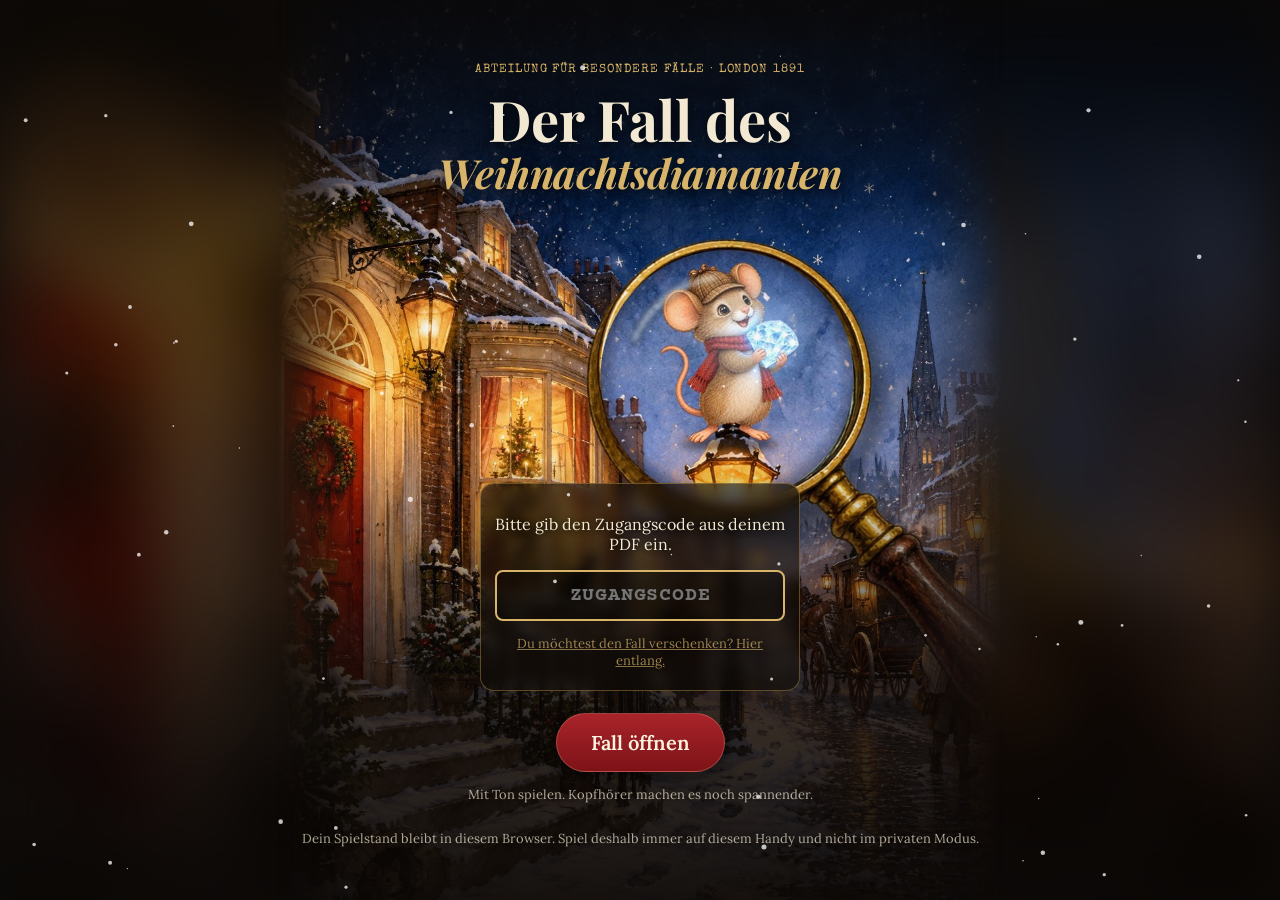
<file: index.html>
<!doctype html>
<html lang="de">
<head>
<meta charset="utf-8">
<meta name="viewport" content="width=device-width,initial-scale=1,viewport-fit=cover">
<title>Der Fall des Weihnachtsdiamanten</title>
<meta name="theme-color" content="#120d0a">
<meta name="robots" content="noindex">
<link rel="preconnect" href="https://fonts.googleapis.com"><link rel="preconnect" href="https://fonts.gstatic.com" crossorigin>
<link href="https://fonts.googleapis.com/css2?family=Playfair+Display:ital,wght@0,600;0,800;1,600&family=Special+Elite&family=Courier+Prime:wght@700&family=Lora:wght@400;600&display=swap" rel="stylesheet">
<link rel="stylesheet" href="style.css?v=1794402437">
</head>
<body>
<canvas id="snow"></canvas>

<!-- Startbildschirm -->
<section id="s-start" class="screen on">
  <div class="start-bg"></div>
  <div class="start-in">
    <div class="kick">Abteilung für besondere Fälle · London 1891</div>
    <h1>Der Fall des<br><em>Weihnachtsdiamanten</em></h1>
    <div class="start-gem"><img src="a/ic/diamond.webp" alt="Der Weihnachtsdiamant"><i></i><i></i><i></i></div>
    <p id="giftline" class="giftline"></p>
    <div id="giftmsg" class="giftmsg"></div>
    <div id="codebox" class="codebox">
      <p>Bitte gib den Zugangscode aus deinem PDF ein.</p>
      <input id="code" autocomplete="off" autocapitalize="characters" placeholder="Zugangscode">
      <p class="small"><a href="verschenken.html">Du möchtest den Fall verschenken? Hier entlang.</a></p>
    </div>
    <button id="btn-start" class="btn big">Fall öffnen</button>
    <p class="small">Mit Ton spielen. Kopfhörer machen es noch spannender.</p>
    <p class="small">Dein Spielstand bleibt in diesem Browser. Spiel deshalb immer auf diesem Handy und nicht im privaten Modus.</p>
  </div>
</section>

<!-- Intro Video -->
<section id="s-intro" class="screen">
  <video id="intro" playsinline preload="auto" poster="a/poster.jpg" src="a/intro.mp4"></video>
  <div class="intro-text" id="intro-text"></div>
  <button id="btn-skip" class="btn ghost skip">Weiter</button>
</section>

<!-- Schreibtisch mit Umschlägen -->
<section id="s-desk" class="screen">
  <header class="deskhead">
    <div>
      <div class="kick">Fallakte</div>
      <div class="title">Der Weihnachtsdiamant</div>
      <div class="kcount" id="kcount"><img src="a/m/m_peek.webp" alt=""><span></span></div>
    </div>
    <div class="headbtns">
      <button id="btn-akte" class="icon" title="Akte" aria-label="Akte"></button>
      <button id="btn-sound" class="icon" title="Ton" aria-label="Ton"></button>
    </div>
  </header>
  <div class="door" id="door"><img src="a/tuer.jpg" alt=""><div class="slotgap"></div><div class="slotflap" id="slotflap"></div><div class="doorshade"></div></div>
  <div class="report rep2" id="report"></div>
  <div class="grid" id="grid"></div>
  <p class="foot" id="deskfoot"></p>
</section>

<!-- Umschlag öffnen -->
<section id="s-env" class="screen">
  <div class="env-wrap">
    <div class="env-date" id="env-date"></div>
    <div class="envelope" id="envelope">
      <div class="env-back"></div>
      <div class="env-card" id="env-card"><div class="mini-stamp">Beweisstück</div></div>
      <div class="env-front"></div><div class="env-stamp"></div><div class="env-post">LONDON<br>DEZ<br>1891</div><div class="env-addr" id="env-addr">An den Ermittler<small>Abteilung für besondere Fälle</small></div>
      <div class="env-flap" id="env-flap"></div>
      <svg id="rib" class="rib" viewBox="0 0 400 300">
        <defs>
          <linearGradient id="rg" x1="0" y1="0" x2="0" y2="1"><stop offset="0" stop-color="#e2474d"/><stop offset=".5" stop-color="#a8161d"/><stop offset="1" stop-color="#6e0f13"/></linearGradient><linearGradient id="rgv" gradientUnits="userSpaceOnUse" x1="187" y1="0" x2="213" y2="0"><stop offset="0" stop-color="#7d1016"/><stop offset=".12" stop-color="#c3232b"/><stop offset=".3" stop-color="#d8353d"/><stop offset=".46" stop-color="#ef6a70"/><stop offset=".54" stop-color="#d8353d"/><stop offset=".85" stop-color="#b51d25"/><stop offset="1" stop-color="#6e0e13"/></linearGradient><linearGradient id="rgh" gradientUnits="userSpaceOnUse" x1="0" y1="137" x2="0" y2="163"><stop offset="0" stop-color="#7d1016"/><stop offset=".12" stop-color="#c3232b"/><stop offset=".3" stop-color="#d8353d"/><stop offset=".46" stop-color="#ef6a70"/><stop offset=".54" stop-color="#d8353d"/><stop offset=".85" stop-color="#b51d25"/><stop offset="1" stop-color="#6e0e13"/></linearGradient><linearGradient id="rgt" x1="0" y1="0" x2="1" y2="0"><stop offset="0" stop-color="#7d1016"/><stop offset=".12" stop-color="#c3232b"/><stop offset=".3" stop-color="#d8353d"/><stop offset=".46" stop-color="#ef6a70"/><stop offset=".54" stop-color="#d8353d"/><stop offset=".85" stop-color="#b51d25"/><stop offset="1" stop-color="#6e0e13"/></linearGradient><radialGradient id="rgl" cx=".5" cy=".75" r=".9"><stop offset="0" stop-color="#7a0f14"/><stop offset=".45" stop-color="#c3242c"/><stop offset=".8" stop-color="#e8545b"/><stop offset="1" stop-color="#a0161d"/></radialGradient>
          <radialGradient id="wax" cx=".35" cy=".3" r=".8"><stop offset="0" stop-color="#d4454a"/><stop offset="1" stop-color="#6e1014"/></radialGradient>
          <filter id="sh" x="-30%" y="-30%" width="160%" height="160%"><feDropShadow dx="0" dy="3" stdDeviation="3" flood-opacity=".45"/></filter>
        </defs>
        <g id="bands" filter="url(#sh)">
          <path id="ev1" class="bandedge"/><path id="ev2" class="bandedge"/><path id="eh1" class="bandedge"/><path id="eh2" class="bandedge"/><path id="bv1" class="band"/><path id="bv2" class="band"/><path id="bh1" class="band bh"/><path id="bh2" class="band bh"/><path id="gv1" class="groove"/><path id="gv2" class="groove"/><path id="gh1" class="groove"/><path id="gh2" class="groove"/>
          <path id="sv1" class="sheen"/><path id="sv2" class="sheen"/><path id="sh1" class="sheen"/><path id="sh2" class="sheen"/>
        </g>
        <g id="bowg" filter="url(#sh)">
          <path id="teL" class="tailedge"/><path id="teR" class="tailedge"/><path id="tailL" class="tail"/><path id="tailR" class="tail"/><path id="tnL" fill="#4a080b"/><path id="tnR" fill="#4a080b"/>
          <g id="loops"><path class="loop" d="M0 0 C -30 -58 -92 -40 -64 -6 C -50 10 -20 6 0 0Z"/><path class="loop" d="M0 0 C 30 -58 92 -40 64 -6 C 50 10 20 6 0 0Z"/>
          <path class="loopin" d="M-6 -4 C -26 -34 -62 -30 -50 -10"/><path class="loopin" d="M6 -4 C 26 -34 62 -30 50 -10"/><path class="loopfold" d="M-14 -10 C -30 -40 -70 -40 -76 -20"/><path class="loopfold" d="M14 -10 C 30 -40 70 -40 76 -20"/><path class="loopfold" d="M-20 -2 C -38 -14 -58 -12 -66 -4" style="stroke:rgba(70,5,8,.45)"/><path class="loopfold" d="M20 -2 C 38 -14 58 -12 66 -4" style="stroke:rgba(70,5,8,.45)"/></g>
          <ellipse id="knot" rx="15" ry="12" fill="url(#rgl)" stroke="#4a080b" stroke-width="1.6"/><path d="M-9 -6 C -4 -2 -4 4 -9 8 M9 -6 C 4 -2 4 4 9 8" fill="none" stroke="rgba(60,4,8,.55)" stroke-width="1.4"/><path d="M-6 -8 C 0 -10 6 -8 8 -6" fill="none" stroke="rgba(255,210,200,.6)" stroke-width="1.4"/>
        </g>
        <g id="sealg" transform="translate(200 150)">
          <clipPath id="clL"><path d="M-40 -40 L2 -40 L6 -12 L-3 1 L5 12 L0 40 L-40 40Z"/></clipPath>
          <clipPath id="clR"><path d="M2 -40 L40 -40 L40 40 L0 40 L5 12 L-3 1 L6 -12Z"/></clipPath>
          <g id="sealL"><image href="a/siegel.svg" x="-32" y="-32" width="64" height="64" clip-path="url(#clL)"/></g>
          <g id="sealR"><image href="a/siegel.svg" x="-32" y="-32" width="64" height="64" clip-path="url(#clR)"/></g>
          <text id="sealtxt"></text>
        </g>
        <g id="hand" class="hand"><circle r="26" fill="rgba(216,180,106,.25)" stroke="#d8b46a" stroke-width="2"/><g id="handicon" transform="translate(1 2) scale(.95)"></g></g>
      </svg>
    </div>
    <p class="env-hint" id="env-hint">Greif das Schleifenband und zieh die Schleife auf</p>
    <button class="btn ghost" id="btn-env-back">Zurück zum Schreibtisch</button>
  </div>
</section>

<!-- Beweisstück -->
<section id="s-case" class="screen">
  <div class="case">
    <div class="paper">
      <div class="chead">
        <div class="case-top"><span id="c-date"></span></div>
        <div class="dept">London · Abteilung für besondere Fälle</div>
        <div class="ntag"><i></i><b>NR.</b><span class="nr" id="c-nr"></span></div>
      </div>
      <div class="titlerow"><h2 id="c-title"></h2><button class="say" id="btn-say" title="Vorlesen" aria-label="Vorlesen"></button></div>
      <p class="story" id="c-story"></p>
      <div class="widget" id="c-widget"></div>
      <p class="question" id="c-q"></p>
      <div class="answer" id="c-answer"></div>
      <div class="hints">
        <button class="btn ghost sm" id="btn-h1">Tipp 1</button>
        <button class="btn ghost sm" id="btn-h2">Tipp 2</button>
      </div>
      <p class="hinttext" id="c-hint"></p>
      <div class="solved" id="c-solved"></div>
      <div class="stamp" id="c-stamp">GELÖST</div>
    </div>
    <button class="btn ghost" id="btn-case-back">Zurück zum Schreibtisch</button>
  </div>
</section>

<!-- Akte -->
<section id="s-akte" class="screen">
  <div class="case"><div class="paper">
    <h2>Ermittlungsakte</h2>
    <p class="story">Im dichten Dezembernebel verschwindet aus dem Stadthaus von Lady Ashcombe der Weihnachtsdiamant. Sechs Verdächtige, jeden Tag ein neues Beweisstück. Jede Lösung ergibt einen Buchstaben für deinen Ermittlungsbericht. An Heiligabend weißt du, wo der Diamant liegt und wer ihn gestohlen hat.</p>
    <h3>Die Verdächtigen</h3>
    <div class="suspects" id="suspects"></div>
    <h3>Zahlentafel</h3>
    <div class="numtab" id="numtab"></div>
    <h3>So funktioniert es</h3>
    <p class="story">Jeden Tag im Dezember öffnet sich ein neuer Umschlag. Verpasste Tage kannst du jederzeit nachholen, zukünftige bleiben versiegelt. Dein Fortschritt bleibt auf diesem Handy gespeichert.</p>
    <button class="btn" id="btn-akte-back">Zurück</button>
  </div></div>
</section>

<!-- Finale -->
<section id="s-final" class="screen">
  <div class="case">
    <div class="paper final" id="f-report-card">
      <div class="kick red">24. Dezember 1891 · Heiligabend</div>
      <h2>Dein Ermittlungsbericht</h2>
      <p class="final-hint" id="final-hint">Setze deine 24 Spuren zum Ermittlungsbericht zusammen. Tipp die Buchstaben der Reihe nach an. Ein Tipp auf einen Buchstaben im Bericht legt ihn zurück.</p>
      <div class="report big" id="final-report"></div>
      <div class="pool big" id="final-pool"></div>
      <div class="final-help" id="final-help"><button class="btn ghost sm" id="btn-reveal">Einen Buchstaben aufdecken</button><button class="btn ghost sm" id="btn-order">Bericht ordnen lassen</button></div>
      <div id="accuse">
        <p class="question">Der Fall ist gelöst, wenn du weißt, wer es war. Wer im Haus kennt sich mit Uhrwerken aus? Tipp auf den Täter.</p>
        <div class="suspects pick" id="accuse-list"></div>
      </div>
    </div>
    <div id="scene-clock" class="scene">
      <p class="scene-cap" id="clock-cap">Die Standuhr im Flur …</p>
      <div class="gclock" id="gclock">
        <div class="gc-crown"></div>
        <div class="gc-head"><div class="gc-face"><svg class="gc-dial" viewBox="0 0 100 100"><line x1="50.0" y1="4.0" x2="50.0" y2="9.0" stroke="#3b2a1e" stroke-width="1.4"/><line x1="54.8" y1="4.3" x2="54.5" y2="7.2" stroke="#3b2a1e" stroke-width="0.6"/><line x1="59.6" y1="5.0" x2="58.9" y2="7.9" stroke="#3b2a1e" stroke-width="0.6"/><line x1="64.2" y1="6.3" x2="63.3" y2="9.1" stroke="#3b2a1e" stroke-width="0.6"/><line x1="68.7" y1="8.0" x2="67.5" y2="10.7" stroke="#3b2a1e" stroke-width="0.6"/><line x1="73.0" y1="10.2" x2="70.5" y2="14.5" stroke="#3b2a1e" stroke-width="1.4"/><line x1="77.0" y1="12.8" x2="75.3" y2="15.2" stroke="#3b2a1e" stroke-width="0.6"/><line x1="80.8" y1="15.8" x2="78.8" y2="18.0" stroke="#3b2a1e" stroke-width="0.6"/><line x1="84.2" y1="19.2" x2="82.0" y2="21.2" stroke="#3b2a1e" stroke-width="0.6"/><line x1="87.2" y1="23.0" x2="84.8" y2="24.7" stroke="#3b2a1e" stroke-width="0.6"/><line x1="89.8" y1="27.0" x2="85.5" y2="29.5" stroke="#3b2a1e" stroke-width="1.4"/><line x1="92.0" y1="31.3" x2="89.3" y2="32.5" stroke="#3b2a1e" stroke-width="0.6"/><line x1="93.7" y1="35.8" x2="90.9" y2="36.7" stroke="#3b2a1e" stroke-width="0.6"/><line x1="95.0" y1="40.4" x2="92.1" y2="41.1" stroke="#3b2a1e" stroke-width="0.6"/><line x1="95.7" y1="45.2" x2="92.8" y2="45.5" stroke="#3b2a1e" stroke-width="0.6"/><line x1="96.0" y1="50.0" x2="91.0" y2="50.0" stroke="#3b2a1e" stroke-width="1.4"/><line x1="95.7" y1="54.8" x2="92.8" y2="54.5" stroke="#3b2a1e" stroke-width="0.6"/><line x1="95.0" y1="59.6" x2="92.1" y2="58.9" stroke="#3b2a1e" stroke-width="0.6"/><line x1="93.7" y1="64.2" x2="90.9" y2="63.3" stroke="#3b2a1e" stroke-width="0.6"/><line x1="92.0" y1="68.7" x2="89.3" y2="67.5" stroke="#3b2a1e" stroke-width="0.6"/><line x1="89.8" y1="73.0" x2="85.5" y2="70.5" stroke="#3b2a1e" stroke-width="1.4"/><line x1="87.2" y1="77.0" x2="84.8" y2="75.3" stroke="#3b2a1e" stroke-width="0.6"/><line x1="84.2" y1="80.8" x2="82.0" y2="78.8" stroke="#3b2a1e" stroke-width="0.6"/><line x1="80.8" y1="84.2" x2="78.8" y2="82.0" stroke="#3b2a1e" stroke-width="0.6"/><line x1="77.0" y1="87.2" x2="75.3" y2="84.8" stroke="#3b2a1e" stroke-width="0.6"/><line x1="73.0" y1="89.8" x2="70.5" y2="85.5" stroke="#3b2a1e" stroke-width="1.4"/><line x1="68.7" y1="92.0" x2="67.5" y2="89.3" stroke="#3b2a1e" stroke-width="0.6"/><line x1="64.2" y1="93.7" x2="63.3" y2="90.9" stroke="#3b2a1e" stroke-width="0.6"/><line x1="59.6" y1="95.0" x2="58.9" y2="92.1" stroke="#3b2a1e" stroke-width="0.6"/><line x1="54.8" y1="95.7" x2="54.5" y2="92.8" stroke="#3b2a1e" stroke-width="0.6"/><line x1="50.0" y1="96.0" x2="50.0" y2="91.0" stroke="#3b2a1e" stroke-width="1.4"/><line x1="45.2" y1="95.7" x2="45.5" y2="92.8" stroke="#3b2a1e" stroke-width="0.6"/><line x1="40.4" y1="95.0" x2="41.1" y2="92.1" stroke="#3b2a1e" stroke-width="0.6"/><line x1="35.8" y1="93.7" x2="36.7" y2="90.9" stroke="#3b2a1e" stroke-width="0.6"/><line x1="31.3" y1="92.0" x2="32.5" y2="89.3" stroke="#3b2a1e" stroke-width="0.6"/><line x1="27.0" y1="89.8" x2="29.5" y2="85.5" stroke="#3b2a1e" stroke-width="1.4"/><line x1="23.0" y1="87.2" x2="24.7" y2="84.8" stroke="#3b2a1e" stroke-width="0.6"/><line x1="19.2" y1="84.2" x2="21.2" y2="82.0" stroke="#3b2a1e" stroke-width="0.6"/><line x1="15.8" y1="80.8" x2="18.0" y2="78.8" stroke="#3b2a1e" stroke-width="0.6"/><line x1="12.8" y1="77.0" x2="15.2" y2="75.3" stroke="#3b2a1e" stroke-width="0.6"/><line x1="10.2" y1="73.0" x2="14.5" y2="70.5" stroke="#3b2a1e" stroke-width="1.4"/><line x1="8.0" y1="68.7" x2="10.7" y2="67.5" stroke="#3b2a1e" stroke-width="0.6"/><line x1="6.3" y1="64.2" x2="9.1" y2="63.3" stroke="#3b2a1e" stroke-width="0.6"/><line x1="5.0" y1="59.6" x2="7.9" y2="58.9" stroke="#3b2a1e" stroke-width="0.6"/><line x1="4.3" y1="54.8" x2="7.2" y2="54.5" stroke="#3b2a1e" stroke-width="0.6"/><line x1="4.0" y1="50.0" x2="9.0" y2="50.0" stroke="#3b2a1e" stroke-width="1.4"/><line x1="4.3" y1="45.2" x2="7.2" y2="45.5" stroke="#3b2a1e" stroke-width="0.6"/><line x1="5.0" y1="40.4" x2="7.9" y2="41.1" stroke="#3b2a1e" stroke-width="0.6"/><line x1="6.3" y1="35.8" x2="9.1" y2="36.7" stroke="#3b2a1e" stroke-width="0.6"/><line x1="8.0" y1="31.3" x2="10.7" y2="32.5" stroke="#3b2a1e" stroke-width="0.6"/><line x1="10.2" y1="27.0" x2="14.5" y2="29.5" stroke="#3b2a1e" stroke-width="1.4"/><line x1="12.8" y1="23.0" x2="15.2" y2="24.7" stroke="#3b2a1e" stroke-width="0.6"/><line x1="15.8" y1="19.2" x2="18.0" y2="21.2" stroke="#3b2a1e" stroke-width="0.6"/><line x1="19.2" y1="15.8" x2="21.2" y2="18.0" stroke="#3b2a1e" stroke-width="0.6"/><line x1="23.0" y1="12.8" x2="24.7" y2="15.2" stroke="#3b2a1e" stroke-width="0.6"/><line x1="27.0" y1="10.2" x2="29.5" y2="14.5" stroke="#3b2a1e" stroke-width="1.4"/><line x1="31.3" y1="8.0" x2="32.5" y2="10.7" stroke="#3b2a1e" stroke-width="0.6"/><line x1="35.8" y1="6.3" x2="36.7" y2="9.1" stroke="#3b2a1e" stroke-width="0.6"/><line x1="40.4" y1="5.0" x2="41.1" y2="7.9" stroke="#3b2a1e" stroke-width="0.6"/><line x1="45.2" y1="4.3" x2="45.5" y2="7.2" stroke="#3b2a1e" stroke-width="0.6"/><text x="50.0" y="15.5" text-anchor="middle" font-size="9" font-family="Playfair Display" fill="#3b2a1e">XII</text><text x="69.0" y="20.6" text-anchor="middle" font-size="9" font-family="Playfair Display" fill="#3b2a1e">I</text><text x="82.9" y="34.5" text-anchor="middle" font-size="9" font-family="Playfair Display" fill="#3b2a1e">II</text><text x="88.0" y="53.5" text-anchor="middle" font-size="9" font-family="Playfair Display" fill="#3b2a1e">III</text><text x="82.9" y="72.5" text-anchor="middle" font-size="9" font-family="Playfair Display" fill="#3b2a1e">IIII</text><text x="69.0" y="86.4" text-anchor="middle" font-size="9" font-family="Playfair Display" fill="#3b2a1e">V</text><text x="50.0" y="91.5" text-anchor="middle" font-size="9" font-family="Playfair Display" fill="#3b2a1e">VI</text><text x="31.0" y="86.4" text-anchor="middle" font-size="9" font-family="Playfair Display" fill="#3b2a1e">VII</text><text x="17.1" y="72.5" text-anchor="middle" font-size="9" font-family="Playfair Display" fill="#3b2a1e">VIII</text><text x="12.0" y="53.5" text-anchor="middle" font-size="9" font-family="Playfair Display" fill="#3b2a1e">IX</text><text x="17.1" y="34.5" text-anchor="middle" font-size="9" font-family="Playfair Display" fill="#3b2a1e">X</text><text x="31.0" y="20.6" text-anchor="middle" font-size="9" font-family="Playfair Display" fill="#3b2a1e">XI</text></svg><div class="gc-h"></div><div class="gc-m"></div><div class="gc-pin"></div></div></div>
        <div class="gc-body">
          <div class="gc-cavity">
            <div class="gc-glow"></div>
            <div class="gc-pend"><div class="gc-rod"></div><div class="gc-bob"></div></div>
            <div class="gc-gem" id="gcgem"></div>
          </div>
          <div class="gc-door"><div class="gc-glass"></div><div class="gc-knob"></div></div>
        </div>
        <div class="gc-base"></div>
        <div class="gc-roll" id="gcroll"></div>
      </div>
      <div class="gc-progwrap"><div class="gc-prog"></div></div>
      <button class="btn sm" id="clock-btn" style="display:none"></button>
    </div>
    <div id="verdict" class="paper verdict"></div>
    <div id="cert-wrap" class="cert-wrap">
      <div class="cert" id="cert">
        <div class="cert-in">
          <div class="cert-kick">Abteilung für besondere Fälle · London</div>
          <div class="cert-title">Urkunde</div>
          <div class="cert-sub">Hiermit wird</div>
          <div class="cert-name" id="cert-name">Ermittler</div>
          <div class="cert-sub">zum</div>
          <div class="cert-rank">Meisterdetektiv</div>
          <div class="cert-text">ernannt. In 24 Tagen wurden alle Beweisstücke gesichert, der Fall des Weihnachtsdiamanten aufgeklärt und der Täter Silas Tolliver überführt.</div>
          <div class="cert-foot"><div><span class="sig">Grimsby</span><small>Inspektor Grimsby</small></div><div class="cert-seal"><span class="cs-hint">Halten</span></div><div><span class="sig2">24.12.1891</span><small>London</small></div></div>
        </div>
      </div>
      <p class="cert-tap">Tipp auf die Urkunde, um sie groß anzusehen und als PDF zu speichern.</p>
      <div class="cert-name-edit" id="cert-edit"><input id="cert-input" maxlength="32" placeholder="Dein Name für die Urkunde"><button class="btn sm" id="cert-set">Eintragen</button></div>
      <div class="cert-btns"><button class="btn" id="cert-save">Urkunde speichern</button><button class="btn ghost" id="cert-share">Teilen</button></div>
      <button class="btn ghost" id="final-back">Zurück zum Schreibtisch</button>
    </div>
  </div>
  <div id="secret-wrap" class="secret-wrap">
    <div class="secret-env"><div class="se-flap"></div><div class="se-seal"></div></div>
    <p class="secret-q">Da ist noch ein letzter Umschlag für dich.</p>
    <p class="secret-from" id="secret-from"></p>
    <button class="btn" id="secret-open">Umschlag öffnen</button>
  </div>
</section>

<div id="toast" class="toast"></div>
<audio id="music" src="a/musik.mp3" loop preload="auto"></audio>
<section id="s-secret" class="screen">
  <div class="secret-page">
    <div class="paper secret-letter" id="secret-letter">
      <div class="kick red">24. Dezember · Persönlich</div>
      <h2 id="secret-to">Für dich</h2>
      <p class="secret-text" id="secret-text"></p>
      <p class="secret-sign" id="secret-sign"></p>
    </div>
    <button class="btn ghost" id="secret-back">Zurück zur Urkunde</button>
  </div>
</section>
<div id="cert-modal" class="cert-modal" aria-hidden="true">
  <div class="cm-box">
    <img id="cert-big" alt="Urkunde Meisterdetektiv">
    <div class="cm-btns"><button class="btn" id="cert-pdf">Als PDF speichern</button><button class="btn ghost" id="cert-close">Schließen</button></div>
    <p class="cm-note">Das PDF ist im A4 Querformat und lässt sich direkt ausdrucken.</p>
  </div>
</div>
<script src="tonfix.js?v=1"></script>
<script src="gate.js?v=1794402437"></script>
<script src="icons.js?v=1794402437"></script>
<script src="data.js?v=1794402437"></script>
<script src="stimmen.js?v=1794402437"></script>
<script src="hints.js?v=1794402437"></script>
<script src="app.js?v=1794402437"></script>
</body>
</html>
</file>
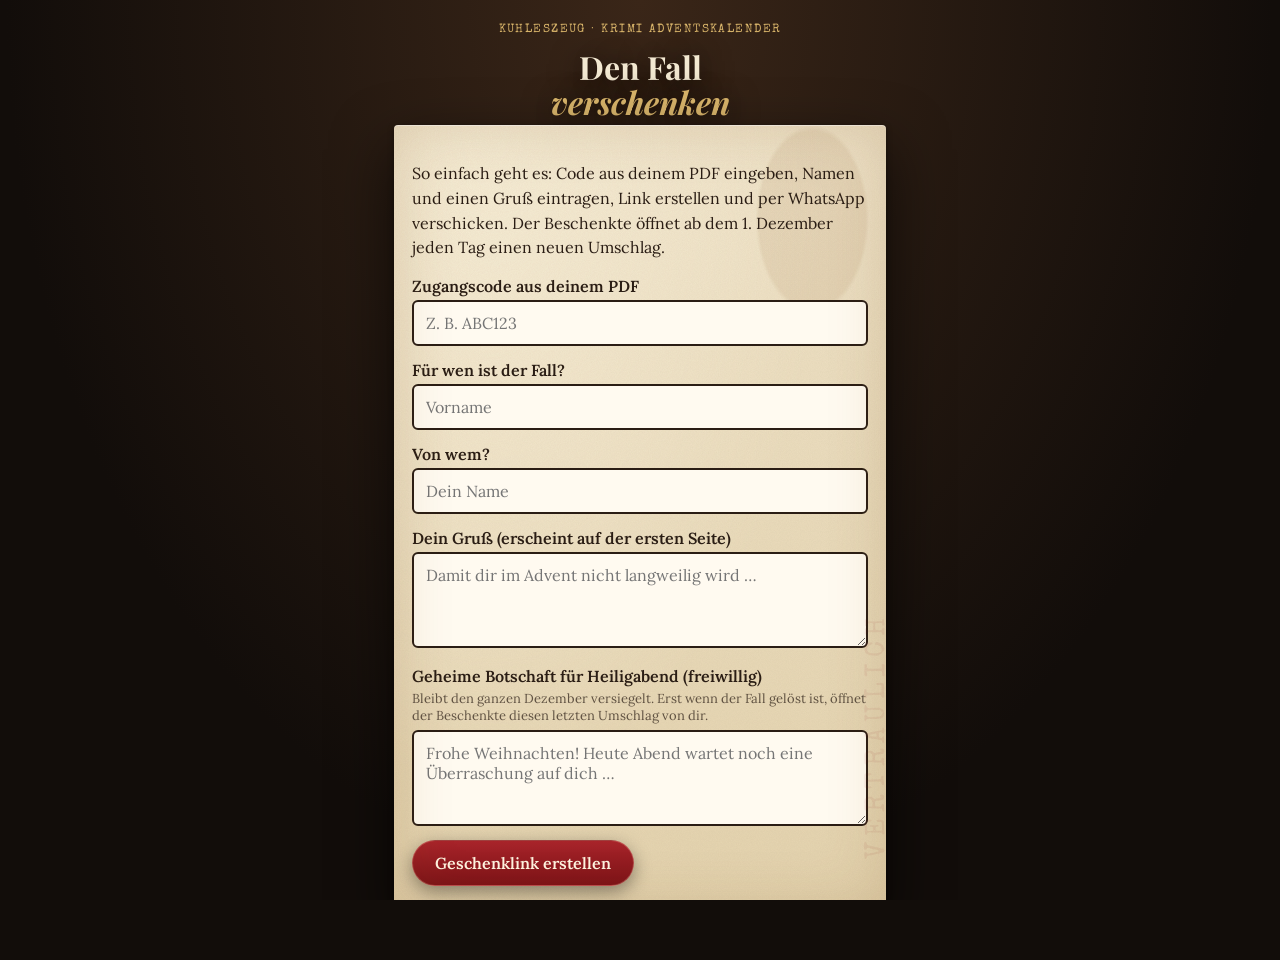
<file: verschenken.html>
<!doctype html>
<html lang="de">
<head>
<meta charset="utf-8">
<meta name="viewport" content="width=device-width,initial-scale=1,viewport-fit=cover">
<meta name="theme-color" content="#120d0a">
<title>Fall verschenken</title>
<meta name="robots" content="noindex">
<link href="https://fonts.googleapis.com/css2?family=Playfair+Display:ital,wght@0,600;0,800;1,600&family=Special+Elite&family=Lora:wght@400;600&display=swap" rel="stylesheet">
<link rel="stylesheet" href="style.css">
<style>
body{overflow:auto}
.wrap{max-width:520px;margin:0 auto;padding:24px 14px 50px}
label{display:block;font-weight:600;margin:14px 0 4px}
.f{width:100%;font:16px Lora,serif;padding:11px 12px;border:2px solid var(--ink);border-radius:6px;background:#fffaf0;color:var(--ink)}
textarea.f{min-height:96px;resize:vertical}
#out{display:none;margin-top:18px}
.linkbox{word-break:break-all;font-family:'Special Elite';font-size:13px;background:#fffaf0;border:1px dashed var(--ink);padding:10px;border-radius:6px}
.row{display:flex;gap:8px;flex-wrap:wrap;margin-top:10px}
.wa{background:#1f8f4e}
@media (max-width:480px){.wrap{padding-left:0;padding-right:0}.wrap>.paper{border-radius:0}.wrap>.kick,.wrap>h1{padding:0 14px}}
</style>
</head>
<body style="background:radial-gradient(ellipse at 50% 0%,#3a2618,#120d0a 70%)">
<div class="wrap">
  <div class="kick" style="text-align:center">KuhlesZeug · Krimi Adventskalender</div>
  <h1 style="text-align:center;font-size:32px">Den Fall<br><em>verschenken</em></h1>
  <div class="paper">
    <p class="story">So einfach geht es: Code aus deinem PDF eingeben, Namen und einen Gruß eintragen, Link erstellen und per WhatsApp verschicken. Der Beschenkte öffnet ab dem 1. Dezember jeden Tag einen neuen Umschlag.</p>
    <label for="code">Zugangscode aus deinem PDF</label>
    <input class="f" id="code" autocomplete="off" autocapitalize="characters" placeholder="z. B. ABC123" style="text-transform:uppercase">
    <label for="an">Für wen ist der Fall?</label>
    <input class="f" id="an" maxlength="40" placeholder="Vorname">
    <label for="von">Von wem?</label>
    <input class="f" id="von" maxlength="40" placeholder="Dein Name">
    <label for="m">Dein Gruß (erscheint auf der ersten Seite)</label>
    <textarea class="f" id="m" maxlength="280" placeholder="Damit dir im Advent nicht langweilig wird …"></textarea>
    <label for="s">Geheime Botschaft für Heiligabend (freiwillig)</label>
    <p class="small" style="color:var(--ink);margin:0 0 6px">Bleibt den ganzen Dezember versiegelt. Erst wenn der Fall gelöst ist, öffnet der Beschenkte diesen letzten Umschlag von dir.</p>
    <textarea class="f" id="s" maxlength="400" placeholder="Frohe Weihnachten! Heute Abend wartet noch eine Überraschung auf dich …"></textarea>
    <div class="row"><button class="btn" id="make">Geschenklink erstellen</button></div>
    <div id="out">
      <p class="question">Dein persönlicher Geschenklink:</p>
      <div class="linkbox" id="link"></div>
      <div class="row">
        <a class="btn wa" id="wa" target="_blank" rel="noopener">Per WhatsApp schicken</a>
        <button class="btn ghost" id="copy" style="color:var(--ink);border-color:var(--ink)">Link kopieren</button>
        <a class="btn ghost" id="test" target="_blank" style="color:var(--ink);border-color:var(--ink)">Vorschau</a>
      </div>
      <p class="small" style="color:var(--ink)">Tipp: Schick den Link am besten am 30. November, dann wartet am nächsten Morgen der erste Umschlag.</p>
    </div>
  </div>
</div>
<div id="toast" class="toast"></div>
<script src="gate.js"></script>
<script>
const $=s=>document.querySelector(s);
function toast(t){const e=$('#toast');e.textContent=t;e.classList.add('on');setTimeout(()=>e.classList.remove('on'),2600)}
$('#make').onclick=async()=>{const c=kzNormCode($('#code').value);if(!c||await kzSha(c)!==KZ_H){toast('Der Code stimmt nicht. Er steht in deinem PDF.');return}
 const an=$('#an').value.trim(),von=$('#von').value.trim(),m=$('#m').value.trim(),s=$('#s').value.trim();if(!an){toast('Bitte trag ein, für wen der Fall ist.');return}
 const k=await kzSig(an,von,kzMsg(m,s));const o={an,von,m,k};if(s)o.s=kzHide(s);const url=new URL('./',location.href).href+'?g='+kzEnc(o);
 $('#link').textContent=url;$('#out').style.display='block';$('#test').href=url;
 const txt='Ein Fall für dich, '+an+'! Im Dezember öffnest du jeden Tag einen neuen Umschlag und jagst den Dieb des Weihnachtsdiamanten. Am besten mit Ton: '+url;
 $('#wa').href='https://wa.me/?text='+encodeURIComponent(txt);$('#out').scrollIntoView({behavior:'smooth'})};
$('#copy').onclick=async()=>{try{await navigator.clipboard.writeText($('#link').textContent);toast('Link kopiert')}catch(e){toast('Bitte den Link markieren und kopieren')}};
</script>
</body>
</html>
</file>
<file: style.css>
:root{--ink:#2a1d14;--paper:#efe3c8;--paper2:#e4d3ae;--red:#8f1c20;--gold:#d8b46a;--dark:#120d0a;--green:#1f3b2c}
*{box-sizing:border-box;-webkit-tap-highlight-color:transparent}
html,body{margin:0;height:100%;background:var(--dark);color:#f3e9d2;font-family:Lora,Georgia,serif;overflow:hidden}
button{font:inherit;cursor:pointer}
#snow{position:fixed;inset:0;pointer-events:none;z-index:50}
.screen{position:fixed;inset:0;display:none;overflow-y:auto;-webkit-overflow-scrolling:touch}
.screen.on{display:block;animation:fadein .6s ease}
@keyframes fadein{from{opacity:0}to{opacity:1}}
.kick{font-family:'Special Elite',monospace;letter-spacing:.12em;text-transform:uppercase;font-size:12px;color:var(--gold)}
.btn{background:var(--red);color:#fff4e0;border:0;border-radius:999px;padding:12px 22px;font-weight:600;box-shadow:0 6px 18px rgba(0,0,0,.4);transition:transform .15s}
.btn:active{transform:scale(.96)}
.btn.big{font-size:20px;padding:16px 34px;margin-top:22px}
.btn.ghost{background:transparent;border:1px solid rgba(216,180,106,.6);color:var(--gold);box-shadow:none}
.btn.sm{padding:7px 14px;font-size:14px}
.small{font-size:13px;opacity:.7;margin-top:14px}
/* Start */
.start-bg{position:absolute;inset:0;background:url(a/poster.jpg) center/cover;filter:brightness(.45)}
.start-bg::after{content:"";position:absolute;inset:0;background:radial-gradient(ellipse at 50% 40%,transparent 20%,rgba(10,7,5,.9) 80%)}
.start-in{position:relative;min-height:100%;display:flex;flex-direction:column;align-items:center;justify-content:center;text-align:center;padding:40px 22px}
h1{font-family:'Playfair Display',serif;font-size:40px;line-height:1.08;margin:14px 0 6px;text-shadow:0 4px 30px #000}
h1 em{color:var(--gold);font-style:italic}
.giftline{font-family:'Special Elite',monospace;font-size:16px;color:#f1dfb8;min-height:20px;max-width:340px}
/* Intro */
#s-intro{background:#000}
#intro{position:absolute;inset:0;width:100%;height:100%;object-fit:cover}
.intro-text{position:absolute;left:0;right:0;bottom:16%;text-align:center;font-family:'Playfair Display',serif;font-size:28px;text-shadow:0 2px 20px #000;padding:0 20px;transition:opacity .5s}
.skip{position:absolute;right:16px;top:calc(16px + env(safe-area-inset-top))}
/* Desk */
#s-desk{background:radial-gradient(ellipse at 50% -10%,rgba(120,170,110,.25),transparent 55%),repeating-linear-gradient(90deg,#3a2416 0 3px,#3f2818 3px 9px,#36210f 9px 14px),#38220f}
.deskhead{display:flex;justify-content:space-between;align-items:center;padding:calc(14px + env(safe-area-inset-top)) 16px 8px}
.deskhead .title{font-family:'Playfair Display',serif;font-size:24px}
.headbtns{display:flex;gap:8px}
.icon{width:44px;height:44px;border-radius:50%;border:1px solid rgba(216,180,106,.5);background:rgba(0,0,0,.25);font-size:20px}
.report{display:flex;flex-wrap:wrap;gap:6px 12px;justify-content:center;padding:6px 12px 10px}
.report .word{display:flex;gap:3px}
.report .slot{width:22px;height:28px;border-bottom:2px solid rgba(216,180,106,.6);font-family:'Special Elite',monospace;font-size:20px;text-align:center;color:var(--gold)}
.report .gap{width:10px}
.report.big .slot{width:22px;height:32px;font-size:22px;color:var(--red);border-color:var(--ink)}
.report .slot.new{animation:pop .7s ease}
@keyframes pop{0%{transform:scale(2.4);opacity:0}60%{transform:scale(.9);opacity:1}100%{transform:scale(1)}}
.grid{display:grid;grid-template-columns:repeat(4,1fr);gap:12px;padding:8px 14px 20px;max-width:520px;margin:0 auto}
.env{position:relative;aspect-ratio:4/3;border-radius:6px;background:linear-gradient(160deg,#ead9b4,#d3bd8f);box-shadow:0 6px 14px rgba(0,0,0,.45);border:0;padding:0;overflow:hidden;color:var(--ink);transform:rotate(var(--r,0deg));transition:transform .2s}
.env::before{content:"";position:absolute;left:0;right:0;top:0;height:55%;background:linear-gradient(160deg,#dcc89c,#c9b182);clip-path:polygon(0 0,100% 0,50% 100%)}
.env .num{position:absolute;left:6px;bottom:3px;font-family:'Playfair Display',serif;font-size:20px;font-weight:800}
.env .wax{position:absolute;left:50%;top:50%;width:26px;height:26px;margin:-13px;border-radius:50%;background:radial-gradient(circle at 35% 30%,#c8383d,#7d1317);box-shadow:0 2px 3px rgba(0,0,0,.5);font-size:10px;color:#f6c9b0;display:flex;align-items:center;justify-content:center;font-family:'Special Elite'}
.env.locked{filter:grayscale(.6) brightness(.6)}
.env.locked .wax{background:#555}
.env.open{background:linear-gradient(160deg,#f3e7cc,#e0cfa9)}
.env.open::before{clip-path:polygon(0 0,100% 0,50% 0)}
.env.open .wax{background:none;box-shadow:none;color:var(--red);font-size:26px;font-weight:800;font-family:'Special Elite'}
.env.today{animation:glow 1.8s ease-in-out infinite}
@keyframes glow{50%{box-shadow:0 0 0 3px var(--gold),0 0 26px rgba(216,180,106,.8)}}
.foot{text-align:center;font-size:13px;opacity:.7;padding:0 20px 30px}
/* Envelope screen */
#s-env{background:radial-gradient(ellipse at 50% 30%,#3a2618,#120d0a 70%)}
.env-wrap{min-height:100%;display:flex;flex-direction:column;align-items:center;justify-content:center;gap:28px;padding:30px 16px}
.env-date{font-family:'Special Elite';color:var(--gold);letter-spacing:.1em}
.envelope{position:relative;width:min(84vw,360px);aspect-ratio:4/3;perspective:900px}
.env-back,.env-front{position:absolute;inset:0;border-radius:8px}
.env-back{background:#c9b182}
.env-front{background:linear-gradient(160deg,#ecdcb8,#d6c193);clip-path:polygon(0 0,50% 52%,100% 0,100% 100%,0 100%);box-shadow:0 20px 40px rgba(0,0,0,.6);z-index:3}
.env-flap{position:absolute;left:0;right:0;top:0;height:58%;background:linear-gradient(170deg,#e2cfa6,#c7ae7f);clip-path:polygon(0 0,100% 0,50% 100%);transform-origin:top;transition:transform .8s cubic-bezier(.5,0,.3,1);z-index:4}
.envelope.opened .env-flap{transform:rotateX(180deg);z-index:1}
.env-card{position:absolute;left:7%;right:7%;top:8%;bottom:8%;background:var(--paper);border-radius:4px;z-index:2;transition:transform 1s cubic-bezier(.3,1.3,.5,1) .5s;display:flex;align-items:flex-start;justify-content:center;padding-top:10px}
.envelope.opened .env-card{transform:translateY(-62%)}
.mini-stamp{font-family:'Special Elite';color:var(--red);border:2px solid var(--red);padding:2px 8px;transform:rotate(-6deg);font-size:13px}
@keyframes shimmer{50%{opacity:.45}}
/* Case */
#s-case,#s-akte,#s-final{background:radial-gradient(ellipse at 50% 0%,#3a2618,#120d0a 70%)}
.case{max-width:560px;margin:0 auto;padding:calc(18px + env(safe-area-inset-top)) 12px 40px;display:flex;flex-direction:column;align-items:center;gap:16px}
.paper{position:relative;width:100%;background:linear-gradient(180deg,var(--paper),var(--paper2));color:var(--ink);border-radius:4px;padding:20px 18px 24px;box-shadow:0 20px 50px rgba(0,0,0,.6);animation:slideup .7s cubic-bezier(.2,1.2,.4,1)}
@keyframes slideup{from{transform:translateY(60px);opacity:0}}
.case-top{display:flex;justify-content:space-between;font-family:'Special Elite';font-size:13px;border-bottom:1px solid rgba(42,29,20,.3);padding-bottom:6px}
.nr{background:var(--ink);color:var(--paper);border-radius:50%;width:34px;height:34px;display:flex;align-items:center;justify-content:center;font-size:16px;margin-top:-4px}
.dept{font-family:'Special Elite';font-size:11px;opacity:.6;margin-top:6px;letter-spacing:.06em;text-transform:uppercase}
.paper h2{font-family:'Playfair Display',serif;font-size:28px;margin:8px 0 6px;color:var(--red)}
.paper h3{font-family:'Playfair Display',serif;margin:18px 0 6px}
.story{font-size:16px;line-height:1.55;min-height:1em}
.story .cur{display:inline-block;width:8px;background:var(--ink);animation:blink .8s infinite}
@keyframes blink{50%{opacity:0}}
.question{font-weight:600;font-size:15px;margin:14px 0 8px}
.widget{margin:12px 0}
.answer{display:flex;gap:8px;flex-wrap:wrap}
.answer input{flex:1;min-width:0;font:600 18px 'Special Elite',monospace;padding:10px 12px;border:2px solid var(--ink);border-radius:6px;background:#fffaf0;color:var(--ink);text-transform:uppercase}
.answer .btn{padding:10px 18px}
.hints{display:flex;gap:8px;margin-top:14px}
.hints .btn{color:var(--ink);border-color:rgba(42,29,20,.4)}
.hinttext{font-style:italic;font-size:15px;min-height:1em;color:#5a3e2a}
.solved{display:none;margin-top:14px;padding:12px;border:2px dashed var(--red);border-radius:6px;font-family:'Special Elite';font-size:16px}
.solved b{font-size:34px;color:var(--red);display:inline-block;margin:0 6px;vertical-align:middle}
.stamp{position:absolute;right:14px;bottom:120px;font-family:'Special Elite';font-size:30px;color:var(--red);border:4px solid var(--red);padding:2px 12px;border-radius:6px;transform:rotate(-14deg) scale(3);opacity:0;pointer-events:none}
.stamp.on{animation:stamp .5s cubic-bezier(.4,1.6,.6,1) forwards}
@keyframes stamp{to{transform:rotate(-14deg) scale(1);opacity:.85}}
.shake{animation:shake .4s}
@keyframes shake{25%{transform:translateX(-8px)}75%{transform:translateX(8px)}}
/* Widgets */
.box{background:#fffaf0;border:1px solid rgba(42,29,20,.25);border-radius:6px;padding:12px}
.news{font-family:'Playfair Display',serif;text-align:center}
.news .mast{font-weight:800;letter-spacing:.05em;border-bottom:3px double var(--ink);padding-bottom:4px;margin-bottom:8px}
.news .ln{display:block;text-align:left;padding:5px 4px;border-radius:4px;font-family:Lora}
.news .ln b{transition:all .3s}
.news .ln.hl b{color:#fff;background:var(--red);padding:0 4px;border-radius:3px}
.opts{display:grid;gap:8px}
.opt{border:2px solid rgba(42,29,20,.35);background:#fffaf0;border-radius:8px;padding:10px;text-align:left;color:var(--ink)}
.opt.sel{border-color:var(--red);background:#f6e2d3}
.opt .lab{font-family:'Special Elite';color:var(--red);font-size:18px;margin-right:6px}
.morse-tab{display:grid;grid-template-columns:repeat(4,1fr);gap:4px 8px;font-family:'Special Elite';font-size:13px;margin-top:10px}
.lamp{width:60px;height:60px;border-radius:50%;margin:6px auto;background:#3a2a1a;transition:background .05s,box-shadow .05s}
.lamp.on{background:#ffd56b;box-shadow:0 0 30px #ffd56b}
.clock{width:min(70vw,260px);aspect-ratio:1;margin:0 auto;display:block;touch-action:none}
.clockctl{display:flex;justify-content:center;gap:10px;align-items:center;margin-top:8px;font-family:'Special Elite';font-size:22px}
.clockctl .btn{padding:6px 14px}
.coachgrid{display:grid;grid-template-columns:repeat(5,1fr);gap:4px;max-width:280px;margin:0 auto}
.coachgrid div{aspect-ratio:1;display:flex;align-items:center;justify-content:center;background:#fffaf0;border:1px solid rgba(42,29,20,.25);font-family:'Special Elite';font-size:20px;border-radius:4px;position:relative}
.coachgrid .car::after{content:"";position:absolute;inset:6%;background:url(a/ic/horse.webp) center/contain no-repeat}
.arrows{display:grid;grid-template-columns:repeat(3,52px);gap:6px;justify-content:center;margin-top:10px}
.arrows button{height:46px;border-radius:8px;border:2px solid var(--ink);background:#fffaf0;font-size:20px}
.mirror-wrap{perspective:600px}
.mirror-text{font:700 34px 'Playfair Display';text-align:center;transform:scaleX(-1);transition:transform 1.2s;padding:20px;background:repeating-linear-gradient(0deg,#e9dcc0 0 2px,#f4ead4 2px 6px);border-radius:6px;color:#2e4a7a;filter:blur(.4px)}
.mirror-text.flip{transform:scaleX(1)}
.band{font-family:'Special Elite';font-size:14px;word-break:break-all;letter-spacing:2px;background:#fffaf0;padding:6px;border-radius:4px}
.stick{margin-top:10px;background:linear-gradient(180deg,#5b3a22,#a77a4f 40%,#5b3a22);border-radius:12px;padding:8px 10px;font-family:'Special Elite';color:#fff2d6;font-size:18px;letter-spacing:4px;line-height:1.5;overflow-x:auto;white-space:pre}
.stick .r0{color:#ffb3a0}
input[type=range]{width:100%;accent-color:var(--red)}
.receipt{font-family:'Special Elite';max-width:260px;margin:0 auto;background:#fffaf0;padding:14px;box-shadow:0 2px 6px rgba(0,0,0,.2);transform:rotate(-1.5deg)}
.receipt div{display:flex;justify-content:space-between;border-bottom:1px dotted #999;padding:3px 0}
.tt{width:100%;border-collapse:collapse;font-family:'Special Elite';background:#1d1d1d;color:#ffd56b;border-radius:6px;overflow:hidden}
.tt td{padding:9px;border-bottom:1px solid #333}
.tt tr.sel td{background:#5a1a1a}
.stretch-wrap{height:120px;overflow:hidden;display:flex;align-items:center;justify-content:center;background:#efe2c5;border-radius:6px}
.stretch-text{font:700 17px 'Playfair Display';white-space:nowrap;color:#3b2a1e;transform-origin:center}
.chess{display:grid;grid-template-columns:repeat(8,1fr);max-width:300px;margin:0 auto;border:3px solid var(--ink)}
.chess div{aspect-ratio:1;display:flex;align-items:center;justify-content:center;font-size:24px;position:relative}
.chess .l{background:#f0dfb9}.chess .d{background:#b08657}
.chess div.sel{outline:3px solid var(--red);outline-offset:-3px}
.chess small{position:absolute;left:2px;bottom:0;font-size:8px;opacity:.6}
.plan{display:grid;grid-template-columns:repeat(3,1fr);gap:0;max-width:330px;margin:0 auto;border:3px solid var(--ink)}
.plan button{aspect-ratio:1.1;border:1px solid var(--ink);background:#fffaf0;font-family:'Special Elite';font-size:12px;color:var(--ink);display:flex;flex-direction:column;align-items:center;justify-content:center;gap:4px}
.plan button b{font-size:22px;color:var(--red)}
.plan button.sel{background:#f6e2d3}
.ws{display:grid;grid-template-columns:repeat(8,1fr);gap:2px;max-width:320px;margin:0 auto;user-select:none}
.ws div{aspect-ratio:1;display:flex;align-items:center;justify-content:center;background:#fffaf0;font-family:'Special Elite';font-size:18px;border-radius:3px}
.ws div.a{background:#ffd56b}.ws div.f{background:#e9b5a6}
.wl{display:flex;flex-wrap:wrap;gap:6px;margin-top:10px;justify-content:center}
.wl span{font-family:'Special Elite';padding:3px 8px;border:1px solid var(--ink);border-radius:4px}
.wl span.x{text-decoration:line-through;opacity:.45}
.order .opt{display:flex;justify-content:space-between;gap:8px}
.order .opt small{font-family:'Special Elite';white-space:nowrap}
.order .opt .n{font-family:'Special Elite';color:var(--red);font-size:18px;min-width:20px}
.letters{display:flex;gap:6px;justify-content:center;flex-wrap:wrap}
.letters button{width:44px;height:50px;border-radius:6px;border:2px solid var(--ink);background:#fffaf0;font:700 22px 'Special Elite';color:var(--ink)}
.letters button.used{opacity:.25}
.built{font:700 28px 'Special Elite';text-align:center;letter-spacing:6px;min-height:40px;margin:10px 0;color:var(--red)}
.staff{width:100%;max-width:400px;display:block;margin:0 auto}
.notetab{display:grid;grid-template-columns:repeat(8,1fr);gap:4px;margin-top:8px;font-family:'Special Elite';text-align:center;font-size:14px}
.notetab div{background:#fffaf0;border-radius:4px;padding:4px 0}
.watch{width:min(72vw,270px);aspect-ratio:1;margin:0 auto;position:relative}
.watch svg{position:absolute;inset:0;width:100%;height:100%}
.watch .lid{transition:transform 1.4s cubic-bezier(.5,0,.2,1),opacity 1.4s}
.watch.open .lid{transform:translateX(-120%) rotate(-40deg);opacity:0}
.gear{transform-box:fill-box;transform-origin:center;animation:spin 6s linear infinite}
.gear.r{animation-direction:reverse}
@keyframes spin{to{transform:rotate(360deg)}}
/* Akte */
.suspects{display:grid;grid-template-columns:repeat(2,1fr);gap:8px}
.suspects div,.suspects button{background:#fffaf0;border:1px solid rgba(42,29,20,.3);border-radius:8px;padding:8px;text-align:left;color:var(--ink);font-size:13px}
.suspects b{display:block;font-family:'Playfair Display';font-size:15px}
.suspects .ic{font-size:22px;float:right}
.numtab{display:grid;grid-template-columns:repeat(13,1fr);font-family:'Special Elite';font-size:12px;text-align:center;gap:1px}
.numtab div{background:#fffaf0;padding:2px 0}
.verdict{display:none;text-align:center}
.verdict video{width:100%;border-radius:6px;margin-top:10px}
.diamond{font-size:70px;animation:sparkle 1.4s ease-in-out infinite}
@keyframes sparkle{50%{transform:scale(1.15) rotate(8deg);filter:drop-shadow(0 0 20px #bfe8ff)}}
.toast{position:fixed;left:50%;bottom:30px;transform:translateX(-50%) translateY(120px);background:#2a1d14;color:#f3e9d2;padding:12px 18px;border-radius:12px;border:1px solid var(--gold);transition:transform .4s;z-index:60;max-width:90vw;text-align:center}
.toast.on{transform:translateX(-50%) translateY(0)}
.giftmsg{display:none;max-width:330px;margin:14px auto 0;background:var(--paper);color:var(--ink);padding:14px 16px;border-radius:4px;font-family:'Special Elite',monospace;font-size:15px;line-height:1.5;transform:rotate(-1.5deg);box-shadow:0 10px 30px rgba(0,0,0,.6);text-align:left;white-space:pre-wrap}
.codebox{display:none;max-width:320px;margin-top:16px}
.codebox input{width:100%;font:600 20px 'Special Elite',monospace;text-align:center;padding:12px;border-radius:8px;border:2px solid var(--gold);background:rgba(0,0,0,.4);color:#fff;text-transform:uppercase}
.codebox a{color:var(--gold)}
.solved{position:relative}.stamp2{position:absolute;right:10px;top:8px;font-family:'Special Elite';font-size:20px;color:var(--red);border:3px solid var(--red);padding:0 8px;border-radius:5px;transform:rotate(-12deg);opacity:.85;animation:stamp2 .5s cubic-bezier(.4,1.6,.6,1)}@keyframes stamp2{from{transform:rotate(-12deg) scale(3);opacity:0}}
.stamp{display:none}

.rib{position:absolute;left:0;top:0;width:100%;height:100%;overflow:visible;z-index:6;touch-action:none;cursor:grab}
.band{fill:none;stroke:#a8161d;stroke-width:24;stroke-linecap:butt}
#bh1,#bh2{stroke:#a8161d}
.sheen{fill:none;stroke:rgba(255,190,180,.45);stroke-width:3}
.tail{fill:none;stroke:#a8161d;stroke-width:16;stroke-linecap:round}
.loop{fill:url(#rg);stroke:#5e0c10;stroke-width:1.5}
.loopin{fill:none;stroke:rgba(70,5,8,.55);stroke-width:2}
.hand{animation:handmove 1.8s ease-in-out infinite;pointer-events:none}
@keyframes handmove{0%{transform:translate(246px,252px);opacity:0}15%{opacity:1}70%{transform:translate(330px,300px);opacity:1}100%{transform:translate(330px,300px);opacity:0}}
.rib.dragging .hand,.rib.free .hand{display:none}
.rib.free #bands path{transition:transform 1.1s cubic-bezier(.4,0,.6,1),opacity 1.1s}
.rib.free #bv1,.rib.free #sv1{transform:translate(-30px,-260px) rotate(-25deg);opacity:0}
.rib.free #bv2,.rib.free #sv2{transform:translate(40px,320px) rotate(20deg);opacity:0}
.rib.free #bh1,.rib.free #sh1{transform:translate(-330px,60px) rotate(15deg);opacity:0}
.rib.free #bh2,.rib.free #sh2{transform:translate(340px,-40px) rotate(-18deg);opacity:0}
.rib.free #bowg{transition:transform 1s cubic-bezier(.5,-0.4,.7,1),opacity 1s;opacity:0}
#sealL,#sealR{transition:transform .9s cubic-bezier(.3,1.4,.6,1) .25s,opacity .9s .5s}
.rib.free #sealL{transform:translate(-20px,30px) rotate(-40deg);opacity:0}
.rib.free #sealR{transform:translate(22px,26px) rotate(35deg);opacity:0}
.rib.free #sealtxt{opacity:0;transition:opacity .2s .2s}
.env-hint{font-family:'Special Elite';color:var(--gold);text-align:center;margin:0;animation:shimmer 2s infinite}
.sparkle{position:absolute;width:6px;height:6px;border-radius:50%;background:#ffe3a0;box-shadow:0 0 10px #ffd56b;pointer-events:none;z-index:9;animation:spk .9s ease-out forwards}
@keyframes spk{to{transform:translate(var(--dx),var(--dy)) scale(.2);opacity:0}}
.titlerow{display:flex;align-items:center;justify-content:space-between;gap:10px}
.say{flex:none;width:44px;height:44px;border-radius:50%;border:2px solid var(--red);background:#fffaf0;font-size:20px;color:var(--red)}
.say.on{background:var(--red);animation:pulse 1.2s infinite}
@keyframes pulse{50%{box-shadow:0 0 0 8px rgba(143,28,32,.2)}}
/* ===== Feinschliff ===== */
:root{--noise:url("data:image/svg+xml;utf8,<svg xmlns='http://www.w3.org/2000/svg' width='160' height='160'><filter id='n'><feTurbulence type='fractalNoise' baseFrequency='.9' numOctaves='3' stitchTiles='stitch'/><feColorMatrix values='0 0 0 0 .35  0 0 0 0 .25  0 0 0 0 .15  0 0 0 .09 0'/></filter><rect width='100%' height='100%' filter='url(%23n)'/></svg>")}
.paper{background:var(--noise),radial-gradient(ellipse at 85% 12%,rgba(140,90,40,.10) 0 9%,transparent 9.6%),radial-gradient(ellipse at 20% 0%,#f6ecd4,transparent 60%),linear-gradient(180deg,var(--paper),var(--paper2));box-shadow:0 1px 0 rgba(255,255,255,.6) inset,0 24px 60px rgba(0,0,0,.65),0 2px 6px rgba(0,0,0,.4)}
.paper::before{content:"";position:absolute;inset:0;border-radius:4px;pointer-events:none;box-shadow:inset 0 0 60px rgba(120,80,30,.18)}
.paper::after{content:"VERTRAULICH";position:absolute;right:-6px;bottom:38%;font:28px 'Special Elite';color:rgba(143,28,32,.07);transform:rotate(-90deg);transform-origin:right bottom;pointer-events:none;letter-spacing:.2em}
.env{background:var(--noise),linear-gradient(160deg,#efe0bd,#d6c094);animation:envin .6s cubic-bezier(.2,1.3,.4,1) both;animation-delay:calc(var(--i,0)*28ms);border:1px solid rgba(90,60,30,.25)}
@keyframes envin{from{opacity:0;transform:translateY(30px) rotate(calc(var(--r) * 4)) scale(.85)}}
.env:active{transform:scale(.94) rotate(var(--r))}
.env .wax{width:30px;height:30px;margin:-15px;background:radial-gradient(circle at 35% 28%,#e25a5f,#9a1a20 55%,#5c0c10);box-shadow:0 2px 4px rgba(0,0,0,.5),inset 0 -2px 3px rgba(0,0,0,.35),inset 0 2px 2px rgba(255,200,190,.35);border-radius:47% 53% 50% 50%/52% 46% 54% 48%;font-weight:700;letter-spacing:-.5px}
.env.open .wax{border-radius:0}
.deskhead .title{text-shadow:0 2px 10px rgba(0,0,0,.6)}
.report{background:linear-gradient(180deg,rgba(0,0,0,.25),rgba(0,0,0,.1));margin:4px 12px 6px;border-radius:8px;border:1px solid rgba(216,180,106,.25)}
.btn{background:linear-gradient(180deg,#a8242a,#7d1317);border:1px solid rgba(255,200,180,.25)}
.btn.ghost{background:transparent}
.flyletter{position:fixed;left:50%;top:50%;z-index:70;font:800 120px 'Playfair Display',serif;color:#8f1c20;text-shadow:0 6px 30px rgba(0,0,0,.45),0 0 40px rgba(255,213,107,.6);transform:translate(-50%,-50%) scale(.2);opacity:0;pointer-events:none;animation:fly 1.6s cubic-bezier(.3,1.4,.5,1) forwards}
@keyframes fly{20%{transform:translate(-50%,-50%) scale(1.15);opacity:1}55%{transform:translate(-50%,-50%) scale(1);opacity:1}100%{transform:translate(-50%,-260%) scale(.25);opacity:0}}
/* ===== Finale ===== */
.kick.red{color:var(--red)}
.scard{position:relative;overflow:hidden;transition:transform .2s,opacity .4s}
.scard:active{transform:scale(.97)}
.sstamp{position:absolute;left:50%;top:50%;font:24px 'Special Elite';padding:2px 10px;border:3px solid;border-radius:6px;transform:translate(-50%,-50%) rotate(-14deg) scale(3);opacity:0;pointer-events:none;white-space:nowrap}
.scard.alibi{opacity:.55;filter:grayscale(1)}
.scard.alibi .sstamp{color:#555;animation:sst .35s cubic-bezier(.4,1.6,.6,1) forwards}
.scard.guilty{border-color:var(--red)!important;box-shadow:0 0 0 3px rgba(143,28,32,.35)}
.scard.guilty .sstamp{color:var(--red);font-size:30px;animation:sst .35s cubic-bezier(.4,1.6,.6,1) forwards}
@keyframes sst{to{transform:translate(-50%,-50%) rotate(-14deg) scale(1);opacity:.9}}
#accuse-list.done .scard:not(.guilty){opacity:.35;filter:grayscale(1)}
.quake{animation:quake .5s}
@keyframes quake{10%,50%,90%{transform:translate(-6px,3px) rotate(-.4deg)}30%,70%{transform:translate(6px,-3px) rotate(.4deg)}}
.scene,#verdict,.cert-wrap{display:none}
.scene.on,#verdict.on,.cert-wrap.on{display:block;animation:slideup .8s cubic-bezier(.2,1.2,.4,1)}
.scene-cap{text-align:center;font:italic 20px 'Playfair Display';color:#f1dfb8;min-height:28px;margin:6px 0 14px;text-shadow:0 2px 10px #000}
.gclock{position:relative;width:200px;margin:0 auto 10px;filter:drop-shadow(0 20px 30px rgba(0,0,0,.7))}
.gc-crown{height:26px;margin:0 18px;background:linear-gradient(180deg,#6b3d1f,#3c2010);clip-path:polygon(0 100%,10% 30%,50% 0,90% 30%,100% 100%)}
.gc-head{height:150px;background:linear-gradient(90deg,#3c2010,#7a4a26 50%,#3c2010);border-radius:8px 8px 0 0;display:flex;align-items:center;justify-content:center;border:3px solid #2a150a}
.gc-face{position:relative;width:118px;height:118px;border-radius:50%;background:radial-gradient(circle,#fbf3df 60%,#e8d6ad);border:6px solid #c9a24e;box-shadow:inset 0 0 12px rgba(0,0,0,.3)}
.gc-face::before{content:"XII  III  VI  IX";position:absolute;inset:0;font:10px 'Playfair Display';color:#3b2a1e;display:none}
.gc-h,.gc-m{position:absolute;left:50%;bottom:50%;background:#2a1d14;transform-origin:50% 100%;border-radius:2px}
.gc-h{width:5px;height:30px;margin-left:-2.5px;transform:rotate(107deg)}
.gc-m{width:3px;height:46px;margin-left:-1.5px;transform:rotate(210deg)}
.gclock.swing .gc-m{animation:mrun 3.4s linear}
@keyframes mrun{from{transform:rotate(150deg)}to{transform:rotate(210deg)}}
.gc-pin{position:absolute;left:50%;top:50%;width:10px;height:10px;margin:-5px;border-radius:50%;background:#c9a24e}
.gc-body{position:relative;height:250px;margin:0 22px;background:linear-gradient(90deg,#3c2010,#6b3d1f 50%,#3c2010);border:3px solid #2a150a;border-top:0;perspective:700px}
.gc-cavity{position:absolute;inset:14px 14px 18px;background:radial-gradient(ellipse at 50% 70%,#2a1a10,#0d0805);border-radius:4px;overflow:hidden}
.gc-glow{position:absolute;inset:0;background:radial-gradient(circle at 50% 75%,rgba(255,220,140,.95),rgba(255,180,60,.35) 35%,transparent 65%);opacity:0;transition:opacity 1.2s}
.gc-pend{position:absolute;left:50%;top:0;width:0;height:170px;transform-origin:50% 0}
.gc-rod{position:absolute;left:-2px;top:0;width:4px;height:140px;background:linear-gradient(90deg,#8a6a2a,#e4c06a,#8a6a2a)}
.gc-bob{position:absolute;left:-22px;top:130px;width:44px;height:44px;border-radius:50%;background:radial-gradient(circle at 35% 30%,#f7dc8a,#b8913f 55%,#6b4a14);box-shadow:0 4px 10px rgba(0,0,0,.6)}
.gclock.swing .gc-pend{animation:pend 1.12s ease-in-out infinite alternate}
@keyframes pend{from{transform:rotate(-16deg)}to{transform:rotate(16deg)}}
.gc-gem{position:absolute;left:50%;bottom:-40px;font-size:54px;transform:translateX(-50%) scale(.4);opacity:0;transition:all 1.4s cubic-bezier(.2,1.4,.4,1);filter:drop-shadow(0 0 18px #bfe8ff)}
.gclock.gem .gc-gem{bottom:30px;transform:translateX(-50%) scale(1);opacity:1;animation:sparkle 1.6s ease-in-out 1.4s infinite}
.gclock.gem .gc-glow{opacity:1}
.gclock.gem .gc-pend{opacity:.35;transition:opacity 1s}
.gc-door{position:absolute;inset:6px;border:12px solid #5a3218;outline:3px solid #2a150a;border-radius:4px;background:transparent;transform-origin:0 50%;transition:transform 1.3s cubic-bezier(.5,0,.25,1);z-index:2}
.gc-glass{position:absolute;inset:0;border-radius:3px;background:linear-gradient(135deg,rgba(255,255,255,.18),rgba(255,255,255,.03) 40%,rgba(0,0,0,.25));border:2px solid #b8913f}
.gc-knob{position:absolute;right:6px;top:50%;width:8px;height:8px;border-radius:50%;background:#e4c06a}
.gclock.open .gc-door{transform:rotateY(-112deg)}
.gc-base{height:30px;margin:0 8px;background:linear-gradient(180deg,#6b3d1f,#2a150a);border-radius:0 0 6px 6px}
.stamp-big{display:inline-block;font:34px 'Special Elite';color:var(--red);border:4px solid var(--red);padding:4px 16px;border-radius:8px;transform:rotate(-8deg);margin:6px auto 10px;animation:sst2 .5s cubic-bezier(.4,1.6,.6,1)}
@keyframes sst2{from{transform:rotate(-8deg) scale(3);opacity:0}}
#verdict{text-align:center}
.center{text-align:center}.small2{font-size:14px;opacity:.75}
.cert-wrap{text-align:center}
.cert{position:relative;width:100%;aspect-ratio:1600/1130;background:var(--noise),linear-gradient(180deg,#f3e8cf,#e2cfa6);border-radius:4px;box-shadow:0 24px 60px rgba(0,0,0,.6);padding:3%;color:#2a1d14}
.cert-in{height:100%;border:4px solid #8f1c20;outline:2px solid #b8913f;outline-offset:-10px;display:flex;flex-direction:column;align-items:center;justify-content:center;padding:4% 6%;gap:.6%}
.cert-kick{font:clamp(8px,1.9vw,12px) 'Special Elite';color:#8f1c20;letter-spacing:.08em;text-transform:uppercase}
.cert-title{font:800 clamp(28px,8vw,48px) 'Playfair Display';line-height:1}
.cert-sub{font:italic clamp(11px,2.6vw,15px) 'Playfair Display';color:#5a3e2a}
.cert-name{font:800 clamp(22px,6.4vw,38px) 'Playfair Display';color:#8f1c20;line-height:1.05}
.cert-rank{font:800 clamp(18px,5.6vw,32px) 'Playfair Display';letter-spacing:.08em;text-transform:uppercase}
.cert-text{font:clamp(9px,2.3vw,13px) Lora;max-width:90%;line-height:1.35}
.cert-foot{display:flex;justify-content:space-between;align-items:center;width:90%;margin-top:2%}
.cert-foot small{display:block;border-top:1px solid #2a1d14;font-size:clamp(8px,1.8vw,11px);padding-top:2px}
.sig,.sig2{font:italic clamp(14px,4vw,22px) 'Playfair Display'}
.cert-seal{width:clamp(38px,11vw,62px);aspect-ratio:1;border-radius:50%;background:radial-gradient(circle at 35% 30%,#e25a5f,#9a1a20 55%,#5c0c10);display:flex;align-items:center;justify-content:center;color:#f6c9b0;font:clamp(12px,3.5vw,18px) 'Special Elite';box-shadow:0 3px 6px rgba(0,0,0,.4)}
.cert-name-edit{display:flex;gap:8px;margin:14px 0 4px}
.cert-name-edit input{flex:1;min-width:0;font:600 16px Lora;padding:10px 12px;border-radius:8px;border:2px solid var(--gold);background:rgba(0,0,0,.35);color:#fff}
.cert-btns{display:flex;gap:10px;justify-content:center;margin:16px 0 10px;flex-wrap:wrap}
#final-back{margin-top:6px}
.gc-dial{position:absolute;inset:0;width:100%;height:100%}
.sstamp{font-size:18px!important}.scard.guilty .sstamp{font-size:20px!important}
.env .wax.seal{width:38px;height:38px;margin:-19px;background:none!important;box-shadow:none!important;border-radius:0}
.env .wax.seal img{width:100%;height:100%;filter:drop-shadow(0 2px 2px rgba(0,0,0,.45))}
.env .wax.seal i{position:absolute;right:-6px;bottom:-4px;font-style:normal;font-size:13px}
.env.locked .wax.seal img{filter:grayscale(1) brightness(.8) drop-shadow(0 2px 2px rgba(0,0,0,.45))}
.cert-seal{background:url(a/siegel.svg) center/contain no-repeat!important;box-shadow:none!important;filter:drop-shadow(0 3px 4px rgba(0,0,0,.4))}
/* Startseite auf schmalen Handys */
#s-start h1{font-size:clamp(26px,8.6vw,40px)}
#s-start .kick{font-size:clamp(9.5px,2.8vw,12px);letter-spacing:.08em}
/* Schmale Handys */
.opts>*{min-width:0}
.opt{overflow-wrap:break-word;hyphens:manual;-webkit-hyphens:manual}
.deskhead>*:first-child{min-width:0}
.deskhead .title{font-size:clamp(19px,6.2vw,24px)}
.plan{max-width:100%;grid-template-columns:repeat(3,minmax(0,1fr))}
.plan button span{overflow-wrap:normal;hyphens:manual;-webkit-hyphens:manual;text-align:center}
@media (max-width:380px){
 .opts[style*="repeat(3"] .opt{padding:8px 5px;font-size:13px}
 .opts[style*="repeat(3"] .opt .lab{font-size:15px;margin-right:3px}
 .stick{font-size:16px;letter-spacing:2.5px}
 .plan button{font-size:10.5px}
 .headbtns{gap:5px}
}

/* Urkunde groß und als PDF */
.cert{cursor:zoom-in}
.cert-tap{font:italic 13px Lora;color:#d8c49a;margin:10px 0 0}
.cert-modal{position:fixed;inset:0;z-index:60;display:none;align-items:center;justify-content:center;padding:calc(16px + env(safe-area-inset-top)) 14px calc(16px + env(safe-area-inset-bottom));background:rgba(10,7,5,.86);backdrop-filter:blur(6px);-webkit-backdrop-filter:blur(6px)}
.cert-modal.on{display:flex;animation:cmfade .25s ease}
.cm-box{width:100%;max-width:720px;text-align:center}
.cm-box img{width:100%;height:auto;border-radius:4px;box-shadow:0 30px 80px rgba(0,0,0,.7);animation:cmpop .55s cubic-bezier(.2,1.4,.4,1)}
.cm-btns{display:flex;gap:10px;justify-content:center;flex-wrap:wrap;margin-top:18px}
.cm-note{font:12px Lora;color:#bfae8a;margin-top:10px}
@keyframes cmfade{from{opacity:0}to{opacity:1}}
@keyframes cmpop{0%{transform:scale(.6) rotate(-4deg);opacity:0}100%{transform:none;opacity:1}}

/* Spurensammlung */
.report .words{display:flex;flex-wrap:wrap;gap:6px 12px;justify-content:center;width:100%}
.poollab{width:100%;text-align:center;font:11px 'Special Elite';letter-spacing:.1em;text-transform:uppercase;color:rgba(216,180,106,.75);margin-top:6px}
.pool{display:flex;flex-wrap:wrap;gap:4px;justify-content:center;width:100%;min-height:26px}
.tile{display:inline-flex;align-items:center;justify-content:center;width:22px;height:26px;border-radius:4px;background:linear-gradient(180deg,#f3e8cf,#d9c49a);color:#7a1418;font:700 15px 'Special Elite';box-shadow:0 2px 0 #8a6b3c,0 3px 6px rgba(0,0,0,.35);transform:rotate(calc(var(--r,0)*1deg))}
.pool .tile:nth-child(3n){--r:-4}.pool .tile:nth-child(3n+1){--r:3}.pool .tile:nth-child(5n){--r:-2}
.tile.new{animation:pop .7s ease}
.pool.big{gap:7px;margin:14px 0 6px}
.pool.big .tile{width:34px;height:40px;font-size:22px;border:0;cursor:pointer;transition:transform .15s,opacity .2s}
.pool.big .tile:active{transform:scale(.9)}
.pool.big .tile.used{opacity:.15;pointer-events:none}
.report.big .slot{cursor:pointer}
.report.big .slot.wrong{color:#c0392b;animation:shake .4s}
.report.big .slot.ok{color:#1f6b3a;border-color:#1f6b3a}
.report.big .slot.lock{color:#8a5a12}
.final-hint{font:14px Lora;color:#5a3e2a;text-align:center;margin:4px 0 8px}
.final-help{display:flex;gap:8px;justify-content:center;flex-wrap:wrap;margin:6px 0 12px}
@keyframes shake{0%,100%{transform:none}25%{transform:translateX(-3px)}75%{transform:translateX(3px)}}

/* Standuhr interaktiv */
.gc-door{cursor:pointer}
#scene-clock{text-align:center}
#clock-btn{margin:6px auto 4px}
.gc-progwrap{width:160px;height:6px;margin:4px auto 8px;border-radius:3px;background:rgba(216,180,106,.18);overflow:hidden;opacity:0;transition:opacity .4s}
.gclock.open:not(.roll)~.gc-progwrap{opacity:1}
.gc-prog{height:100%;width:0;background:linear-gradient(90deg,#b8913f,#f3d98c);transition:width .25s}
.gclock.rattle{animation:rattle .32s ease}
@keyframes rattle{0%,100%{transform:none}20%{transform:rotate(-3deg) translateX(-5px)}45%{transform:rotate(3deg) translateX(5px)}70%{transform:rotate(-2deg) translateX(-3px)}}
.gc-roll{position:absolute;left:50%;top:52%;font-size:44px;line-height:1;opacity:0;transform:translate(-50%,-50%) scale(.3);pointer-events:none;z-index:5;filter:drop-shadow(0 0 16px #bfe8ff)}
.gclock.roll .gc-roll{animation:gemroll 1.5s cubic-bezier(.3,.1,.3,1) forwards,sparkle 1.6s ease-in-out 1.5s infinite}
@keyframes gemroll{0%{opacity:0;transform:translate(-50%,-50%) scale(.3) rotate(0)}15%{opacity:1;transform:translate(-50%,-50%) scale(.9) rotate(0)}45%{transform:translate(-50%,150px) scale(1) rotate(160deg)}60%{transform:translate(-30%,128px) scale(1) rotate(250deg)}75%{transform:translate(0%,150px) scale(1) rotate(360deg)}100%{opacity:1;transform:translate(40%,150px) scale(1.05) rotate(540deg)}}

/* Siegel selbst drücken */
.cert-seal{position:relative;cursor:pointer;touch-action:none;-webkit-user-select:none;user-select:none}
.cert-seal .cs-hint{display:none}
.cert-seal.empty{background:conic-gradient(#9a1a20 calc(var(--p,0)*360deg),rgba(143,28,32,.08) 0)!important;border-radius:50%;border:2px dashed rgba(143,28,32,.6);filter:none}
.cert-seal.empty::after{content:'';position:absolute;inset:14%;border-radius:50%;background:#efe2c4}
.cert-seal.empty .cs-hint{display:flex;position:absolute;inset:0;z-index:1;align-items:center;justify-content:center;font:clamp(8px,2vw,11px) 'Special Elite';color:#8f1c20;letter-spacing:.04em;animation:breathe 1.6s ease-in-out infinite}
.cert-seal.pressing{transform:scale(.94)}
.cert-seal.stamped{animation:stampin .6s cubic-bezier(.2,1.6,.4,1)}
@keyframes stampin{0%{transform:scale(1.9);opacity:.2}60%{transform:scale(.92);opacity:1}100%{transform:none}}
@keyframes breathe{0%,100%{opacity:.55}50%{opacity:1}}
.cert:not(.sealed){cursor:default}
/* Letzter Umschlag */
.secret-wrap{display:none;text-align:center;padding:26px 0 36px}
.secret-wrap.on{display:block;animation:slideup .8s cubic-bezier(.2,1.2,.4,1)}
.secret-env{position:relative;width:200px;height:132px;margin:0 auto 14px;background:linear-gradient(180deg,#efe2c4,#dcc89c);border-radius:6px;box-shadow:0 18px 40px rgba(0,0,0,.6);animation:float 3s ease-in-out infinite}
.se-flap{position:absolute;left:0;right:0;top:0;height:70px;background:linear-gradient(180deg,#e6d6b0,#d3bd8c);clip-path:polygon(0 0,100% 0,50% 100%)}
.se-seal{position:absolute;left:50%;top:48px;width:48px;height:48px;transform:translateX(-50%);background:url(a/siegel.svg) center/contain no-repeat;filter:drop-shadow(0 3px 4px rgba(0,0,0,.4))}
.secret-q{font:600 18px 'Playfair Display';color:#f3e9d2;margin:6px 0 2px}
.secret-from{font:italic 15px Lora;color:#d8c49a;margin:0 0 14px}
@keyframes float{0%,100%{transform:translateY(0) rotate(-1deg)}50%{transform:translateY(-8px) rotate(1deg)}}
.secret-page{min-height:100%;display:flex;flex-direction:column;align-items:center;justify-content:center;padding:calc(30px + env(safe-area-inset-top)) 18px 30px;gap:18px}
.secret-letter{max-width:520px;width:100%;text-align:center;padding:28px 24px}
.secret-letter.in{animation:letterin 1.2s cubic-bezier(.2,1.1,.3,1)}
@keyframes letterin{0%{transform:translateY(60px) scale(.9) rotate(-2deg);opacity:0}100%{transform:none;opacity:1}}
.secret-letter h2{font:800 30px 'Playfair Display';margin:8px 0 14px}
.secret-text{font:italic 19px/1.55 Lora;white-space:pre-wrap;color:#2a1d14}
.secret-sign{font:700 22px 'Playfair Display';color:#8f1c20;margin-top:16px}
/* Finale Bericht auf Papier */
.paper .report.big{background:rgba(255,250,235,.55);border:1px solid rgba(90,62,42,.35)}
.final-help .btn.ghost{color:#5a3e2a;border-color:rgba(90,62,42,.55)}
.cert-seal.empty .cs-hint{font-size:clamp(9px,2.3vw,12px);font-weight:700}
.cert-seal.empty .cs-hint{font-size:clamp(7px,1.75vw,9px);letter-spacing:0}

.env .solvedmark{font:700 26px Lora;color:#2f6b3a;text-shadow:0 1px 0 rgba(255,255,255,.5)}
/* Handy: Papier randlos bis zum Bildschirmrand */
@media (max-width:480px){.case{padding-left:0;padding-right:0}.case>.paper{border-radius:0}.case>:not(.paper){max-width:calc(100% - 28px);box-sizing:border-box}}

/* gezeichnete Icons statt Emojis */
.ki{width:1.15em;height:1.15em;display:inline-block;vertical-align:-.2em}
.icon .ki{width:22px;height:22px;vertical-align:middle;color:var(--gold)}
.say .ki{width:22px;height:22px;vertical-align:middle}
.btn .ki{margin-right:6px}.btn .ki:last-child:not(:first-child){margin:0 0 0 6px}
.arrows button{display:flex;align-items:center;justify-content:center;color:var(--ink)}.arrows .ki{width:24px;height:24px;margin:0}
.solvedmark .ki{width:28px;height:28px;color:#2f6b3a;filter:drop-shadow(0 1px 0 rgba(255,255,255,.5))}
.wax i .ki{width:14px;height:14px;color:#f3e9d2}
.suspects .ic .ki,.scard .ic .ki{width:30px;height:30px;color:var(--red)}
.opt .ki{width:22px;height:22px;color:var(--red);vertical-align:-.3em;margin-right:4px}
.coachgrid div .ki{width:22px;height:22px;color:var(--red)}
.chess .piece{width:86%;height:86%;filter:drop-shadow(0 1px 1px rgba(0,0,0,.35))}
.plan .startmk{display:flex;align-items:center;gap:3px;color:var(--red)}.plan .startmk .ki{width:12px;height:12px}
.gc-gem .gem-svg{width:62px;height:52px;display:block}.gc-roll .gem-svg{width:52px;height:44px;display:block}
.say.on{color:#fff4e0}
.roomic{display:flex;justify-content:center;margin-top:8px}.roomic .ki{width:38px;height:38px;color:var(--ink);margin:0}

/* gemalte Bildicons */
.kimg{width:1.4em;height:1.4em;object-fit:contain;display:inline-block;vertical-align:middle;-webkit-user-drag:none;user-select:none}
.suspects .ic .kimg,.scard .ic .kimg{width:46px;height:46px}
.roomic .kimg{width:64px;height:64px}
.btn .kimg-sm{width:22px;height:22px;margin-right:6px;filter:drop-shadow(0 1px 1px rgba(0,0,0,.4))}
.icon .kimg-hd{width:30px;height:30px}
.chess img.piece{width:92%;height:92%;object-fit:contain;filter:drop-shadow(0 2px 2px rgba(0,0,0,.4))}
.gc-gem .gem-img{width:64px;height:64px;filter:drop-shadow(0 0 10px #d8f1ff)}.gc-roll .gem-img{width:56px;height:56px}

/* Startseite: Diamant */
.start-gem{position:relative;width:clamp(84px,26vw,118px);aspect-ratio:1;margin:6px auto 4px}
.start-gem::before{content:"";position:absolute;inset:-35%;background:radial-gradient(circle,rgba(150,200,255,.38) 0,rgba(150,200,255,.12) 38%,transparent 68%);animation:gemglow 4s ease-in-out infinite}
.start-gem img{position:relative;width:100%;height:100%;object-fit:contain;filter:drop-shadow(0 8px 22px rgba(120,180,255,.45));animation:gemfloat 5s ease-in-out infinite}
.start-gem i{position:absolute;width:14px;height:14px;background:radial-gradient(circle,#fff 0,rgba(255,255,255,.0) 60%);clip-path:polygon(50% 0,58% 42%,100% 50%,58% 58%,50% 100%,42% 58%,0 50%,42% 42%);opacity:0;animation:gemspark 3.6s ease-in-out infinite}
.start-gem i:nth-of-type(1){left:22%;top:30%}
.start-gem i:nth-of-type(2){left:66%;top:22%;animation-delay:1.2s;width:10px;height:10px}
.start-gem i:nth-of-type(3){left:52%;top:62%;animation-delay:2.4s}
@keyframes gemfloat{0%,100%{transform:translateY(0)}50%{transform:translateY(-6px)}}
@keyframes gemglow{0%,100%{opacity:.75}50%{opacity:1}}
@keyframes gemspark{0%,70%,100%{opacity:0;transform:scale(.4)}82%{opacity:1;transform:scale(1.2)}}
@media (max-height:680px){.start-gem{width:72px}}

.stadtplan{border:2px dashed var(--ink);border-radius:6px;padding:8px 10px;margin:0 0 12px;background:rgba(255,250,240,.6);text-align:center}
.stadtplan .sp-k{font:700 12px 'Special Elite';letter-spacing:1px;text-transform:uppercase;opacity:.75;margin-bottom:6px}
.stadtplan .sp-l{display:flex;flex-wrap:wrap;gap:6px 14px;justify-content:center;font:16px 'Special Elite'}
.clock.pw{width:min(78vw,300px);aspect-ratio:300/390;filter:drop-shadow(0 10px 18px rgba(40,20,5,.35))}
.watch.pw{width:min(78vw,300px);aspect-ratio:300/390;filter:drop-shadow(0 10px 18px rgba(40,20,5,.35))}

/* Kopf der Fallakte wie im Druck */
.chead{position:relative;margin:-20px -18px 14px;height:104px;background:#1d1a1a url(a/pano.jpg) center 62%/cover;border-radius:4px 4px 0 0;border-bottom:4px solid #8e1b1b;box-shadow:0 2px 0 #c9a24e}
.chead::before{content:'';position:absolute;inset:0;background:linear-gradient(90deg,rgba(18,14,14,.9),rgba(18,14,14,.55) 55%,rgba(18,14,14,.1));border-radius:inherit}
.chead .case-top{position:absolute;left:18px;top:26px;border:0;padding:0;color:#f4ead2;font-size:16px;letter-spacing:.06em;z-index:1}
.chead .dept{position:absolute;left:18px;top:52px;color:#d9c79f;z-index:1;margin:0}
.ntag{position:absolute;right:20px;top:8px;width:52px;height:68px;transform:rotate(6deg);transform-origin:50% 0;z-index:2;filter:drop-shadow(0 4px 5px rgba(0,0,0,.45))}
.ntag::before{content:'';position:absolute;left:50%;top:-14px;width:1px;height:20px;background:#e3d5b3;transform:rotate(-14deg)}
.ntag i{position:absolute;inset:0;background:linear-gradient(160deg,#f2d9a2,#ddb871);clip-path:polygon(25% 0,75% 0,100% 18%,100% 100%,0 100%,0 18%)}
.ntag i::after{content:'';position:absolute;left:50%;top:7px;width:10px;height:10px;margin-left:-5px;border-radius:50%;background:#3a2a1c;box-shadow:0 0 0 2px #b98d45}
.ntag b{position:absolute;left:0;right:0;top:22px;text-align:center;font:400 10px 'Special Elite';color:#7c1d24}
.ntag .nr{position:absolute;display:block;border-radius:0;margin:0;left:0;right:0;top:32px;text-align:center;font:800 24px 'Playfair Display';color:#7c1d24;background:none;border:0;width:auto;height:auto;box-shadow:none}
/* Krümel Suchspiel */
.krumel{position:absolute;z-index:6;width:58px;height:58px;background:center/contain no-repeat;cursor:pointer;filter:drop-shadow(0 3px 3px rgba(40,20,5,.35));transition:transform .25s;-webkit-tap-highlight-color:transparent}
.krumel:active{transform:scale(.92)}
.krumel.found{animation:kfound 1s ease forwards;pointer-events:none}
@keyframes kfound{30%{transform:scale(1.35) rotate(-8deg)}100%{transform:scale(1.1) translateY(-30px);opacity:0}}
.kcount{display:inline-flex;align-items:center;gap:6px;margin-top:6px;padding:4px 10px 4px 4px;border-radius:20px;background:rgba(0,0,0,.35);color:#f2d9a2;font:400 12px 'Special Elite'}
.kcount img{width:26px;height:26px;object-fit:contain}

.opt.hasp{display:flex;align-items:center;gap:8px}
.opt .opor{width:44px;height:54px;object-fit:contain;flex:none;filter:drop-shadow(0 2px 2px rgba(40,20,5,.3))}
.ic.por{width:46px!important;height:56px!important;background:none!important;border:0!important;box-shadow:none!important;display:inline-flex;align-items:center;justify-content:center}
.ic.por img{width:100%;height:100%;object-fit:contain;filter:drop-shadow(0 2px 2px rgba(40,20,5,.35))}
/* Startbild: gemaltes London wie im Druck */
.start-bg{background:url(a/start.jpg?v=9) center 62%/cover;filter:none}
.start-bg::after{background:linear-gradient(180deg,rgba(10,7,5,.9) 0%,rgba(10,7,5,.66) 24%,rgba(10,7,5,.12) 44%,rgba(10,7,5,.12) 56%,rgba(10,7,5,.8) 78%,rgba(10,7,5,.95) 100%)}
#s-start h1{text-shadow:0 3px 14px rgba(0,0,0,.9)}
#s-start .codebox p,#s-start .small{text-shadow:0 1px 6px #000}
#s-start .start-in{justify-content:flex-start;padding-top:calc(48px + env(safe-area-inset-top))}
#s-start .start-in>#giftline{margin-top:auto}
#s-start .codebox{background:rgba(14,10,8,.6);-webkit-backdrop-filter:blur(6px);backdrop-filter:blur(6px);border:1px solid rgba(201,162,78,.4);border-radius:14px;padding:14px 14px 8px;width:min(100%,360px)}
/* Startlayout wie Winterstern: Titel groß, Diamant präsent */
#s-start .start-in{padding-top:calc(64px + env(safe-area-inset-top))}
#s-start .kick{margin-bottom:10px}
#s-start h1{font-size:clamp(36px,11vw,54px);line-height:1.04;margin-top:4px}
#s-start h1 em{display:block;font-size:.92em;margin-top:4px}
#s-start .start-gem{width:clamp(110px,34vw,150px);margin:22px auto 10px}
@media (max-height:700px){#s-start .start-in{padding-top:calc(40px + env(safe-area-inset-top))}#s-start .start-gem{width:96px;margin:12px auto 4px}}
#s-start h1{font-size:clamp(38px,12vw,56px)}
#s-start h1 em{font-size:.72em;white-space:nowrap;letter-spacing:-.01em}
#s-start .kick{font-size:clamp(9.5px,2.7vw,12px)}
/* Lupe mit Diamant im Startbild zwischen Titel und Codefeld */
#s-start .start-gem{display:none}
.start-bg{background:#0d0a08 url(a/start.jpg?v=9) 79% 96%/auto 112% no-repeat!important}
.start-bg::after{background:linear-gradient(180deg,rgba(10,7,5,.92) 0%,rgba(10,7,5,.55) 16%,rgba(10,7,5,.04) 28%,rgba(10,7,5,0) 50%,rgba(10,7,5,.78) 76%,rgba(10,7,5,.95) 100%)!important}
.start-bg{background-size:auto 92%!important;background-position:92% 25%!important}
@media (max-height:720px){.start-bg{background-size:auto 81%!important;background-position:80% 22%!important}}
@media (max-height:720px){.start-bg{background-size:auto 104%!important;background-position:86% 0!important}}
@media (min-height:721px){.start-bg{background-size:auto 108%!important;background-position:74% 0!important}}
/* ===== v10: Tür mit Briefschlitz, Ermittlungsbericht, schönere Umschläge ===== */
.door{position:relative;margin:2px 12px 0;border-radius:14px;overflow:hidden;aspect-ratio:2048/1360;box-shadow:0 14px 34px rgba(0,0,0,.6),0 0 0 1px rgba(216,180,106,.25);perspective:600px;max-width:520px}
@media(min-width:544px){.door{margin-left:auto;margin-right:auto}}
.door img{position:absolute;inset:0;width:100%;height:100%;object-fit:cover;display:block}
.door .doorshade{position:absolute;inset:0;background:linear-gradient(180deg,rgba(18,13,10,0) 62%,rgba(18,13,10,.55));pointer-events:none}
.slotgap{position:absolute;left:39.8%;width:29.5%;top:49.3%;height:8.2%;background:linear-gradient(180deg,#000,#1a120b);border-radius:2px;box-shadow:inset 0 3px 6px rgba(0,0,0,.9)}
.slotflap{position:absolute;left:39.6%;width:29.9%;top:48.9%;height:8.8%;background-image:url(a/tuer.jpg);background-size:334.4% 1136.4%;background-position:56.5% 53.6%;transform-origin:50% 0;transition:transform .35s cubic-bezier(.3,1.6,.5,1);box-shadow:0 1px 2px rgba(0,0,0,.4)}
.slotflap.open{transform:rotateX(-68deg);transition:transform .18s ease-out}
.report.rep2{display:block;position:relative;margin:-26px 18px 8px;padding:12px 14px 10px;border-radius:6px;border:0;color:var(--ink);
 background:var(--noise),radial-gradient(ellipse at 20% 0%,#fbf3de,transparent 60%),linear-gradient(180deg,#f1e5c8,#e2cfa6);
 box-shadow:0 12px 26px rgba(0,0,0,.55),inset 0 0 40px rgba(120,80,30,.18),0 0 0 1px rgba(90,60,30,.25);transform:rotate(-.6deg);z-index:2;max-width:500px}
@media(min-width:544px){.report.rep2{margin-left:auto;margin-right:auto}}
.rep-head{display:flex;align-items:center;justify-content:center;gap:12px;font:800 20px 'Playfair Display',serif;color:var(--ink);letter-spacing:.02em;border-bottom:1.5px double rgba(143,28,32,.5);padding-bottom:6px;margin-bottom:8px}
.rep-head span::before,.rep-head span::after{content:"";display:inline-block;width:6px;height:6px;margin:0 8px 3px;background:var(--red);transform:rotate(45deg)}
.rep-head .pin{width:14px;height:14px;border-radius:50%;background:radial-gradient(circle at 35% 30%,#fff3c4,#d8a83a 45%,#7a5512);box-shadow:0 2px 3px rgba(0,0,0,.45);position:absolute;top:-6px}
.rep-head .pin:first-child{left:14px}.rep-head .pin:last-child{right:14px}
.rep-line{display:flex;flex-direction:column;align-items:center;gap:4px;margin-bottom:10px}
.rep-line em{font:italic 13px 'Lora',serif;color:#6b4a2e}
.rep-words{display:flex;flex-wrap:wrap;justify-content:center;gap:4px 12px}
.rep-w{display:flex;gap:3px}
.rep-w i{width:13px;height:16px;border-bottom:2px solid rgba(42,29,20,.55)}
.keyboard{display:flex;flex-direction:column;align-items:center;gap:6px;padding:10px 6px 8px;border-radius:10px;background:linear-gradient(180deg,#2b2220,#16110f);box-shadow:inset 0 2px 6px rgba(0,0,0,.7),0 1px 0 rgba(255,255,255,.4)}
.krow{display:flex;gap:6px}.krow:nth-child(2){margin-left:18px}.krow:nth-child(3){margin-left:-10px}
.tkey{position:relative;width:min(9.2vw,38px);height:min(9.2vw,38px);border-radius:50%;display:flex;align-items:center;justify-content:center;
 background:radial-gradient(circle at 50% 38%,#3a3330,#191414 70%);box-shadow:0 0 0 2px #9a9aa0,0 0 0 3.5px #3b3b40,0 3px 0 3px #0b0908,0 5px 7px 3px rgba(0,0,0,.6)}
.tkey::after{content:"";position:absolute;inset:3px;border-radius:50%;background:radial-gradient(circle at 35% 25%,rgba(255,255,255,.18),transparent 45%)}
.tkey.on{background:radial-gradient(circle at 50% 35%,#fffaf0,#e8dcc0 62%,#cbb994);box-shadow:0 0 0 2px #c9c9cf,0 0 0 3.5px #55555c,0 3px 0 3px #0b0908,0 5px 7px 3px rgba(0,0,0,.6)}
.tkey b{font:800 min(5vw,20px) 'Playfair Display',serif;color:#1b1310;position:relative;z-index:1}
.tkey.new{animation:keyhit .9s cubic-bezier(.3,1.8,.5,1)}
@keyframes keyhit{0%{transform:translateY(5px) scale(.8);filter:brightness(1.6)}60%{transform:translateY(-3px) scale(1.12)}100%{transform:none}}
.report.rep2 .poollab{color:#6b4a2e;margin-top:8px;font-size:11px}
/* Umschläge im Raster */
.grid{position:relative;z-index:3}
.env{background:var(--noise),linear-gradient(160deg,#f3e6c8,#dcc79c);border:1px solid rgba(90,60,30,.3)}
.env::before{content:"";position:absolute;inset:0;background:linear-gradient(to bottom right,transparent 49.3%,rgba(110,80,40,.28) 50%,transparent 50.8%),linear-gradient(to bottom left,transparent 49.3%,rgba(110,80,40,.28) 50%,transparent 50.8%);background-size:100% 120%;background-repeat:no-repeat;pointer-events:none}
.env::after{content:"";position:absolute;right:5px;top:5px;width:15px;height:18px;background:radial-gradient(circle at 50% 45%,#c9a24e 0 3px,transparent 3.5px),linear-gradient(#9c2a2f,#7a1c20);
 -webkit-mask:radial-gradient(circle,#000 1.2px,transparent 1.4px) -1.5px -1.5px/3px 3px,linear-gradient(#000,#000) center/12px 15px no-repeat;mask:radial-gradient(circle,#000 1.2px,transparent 1.4px) -1.5px -1.5px/3px 3px,linear-gradient(#000,#000) center/12px 15px no-repeat;opacity:.95}
.env:not(.open) .wax.seal::before,.env:not(.open) .wax.seal::after{content:"";position:absolute;background:linear-gradient(90deg,#6e0f13,#c4262d 30%,#e05157 50%,#c4262d 70%,#6e0f13);z-index:-1}
.env:not(.open) .wax.seal::before{left:50%;top:-40px;bottom:-40px;width:7px;margin-left:-3.5px}
.env:not(.open) .wax.seal::after{top:50%;left:-60px;right:-60px;height:7px;margin-top:-3.5px;background:linear-gradient(180deg,#6e0f13,#c4262d 30%,#e05157 50%,#c4262d 70%,#6e0f13)}
.env .wax.seal{z-index:2}
.env.today{box-shadow:0 0 0 2px #d8b46a,0 0 18px rgba(216,180,106,.7),0 6px 14px rgba(0,0,0,.45)}
/* Umschlag groß */
#s-env{background:radial-gradient(ellipse at 50% 40%,rgba(60,40,22,.55),transparent 70%),url(a/tuer.jpg) center/cover;}
#s-env::before{content:"";position:absolute;inset:0;background:rgba(14,10,8,.72);pointer-events:none}
#s-env .env-wrap{position:relative;z-index:1}
.env-front{background:var(--noise),linear-gradient(160deg,#f3e6c8,#dcc79c)}
.env-flap{background:var(--noise),linear-gradient(170deg,#ead9b2,#cdb383)}
.env-back{background:var(--noise),#c3a877}
.env-addr{position:absolute;left:6%;right:56%;bottom:10%;z-index:4;font:italic 600 clamp(12px,3.6vw,17px)/1.3 'Playfair Display',serif;color:#3a2a1c;pointer-events:none;opacity:.88}
.env-addr small{display:block;font:10.5px 'Special Elite';white-space:nowrap;letter-spacing:.08em;color:#6b4a2e;margin-top:2px}
.env-stamp{position:absolute;right:6%;top:9%;width:12%;aspect-ratio:4/5;z-index:7;pointer-events:none;box-sizing:border-box;border:3px dotted #f4e9cf;outline:1px solid rgba(0,0,0,.08);background:radial-gradient(circle at 50% 44%,#e9c86f 0 16%,#b48a2c 17% 20%,transparent 21%),linear-gradient(160deg,#b23842,#6e1418);box-shadow:0 1px 2px rgba(0,0,0,.35)}
.env-post{position:absolute;right:15%;top:12%;width:20%;aspect-ratio:1;z-index:8;pointer-events:none;border-radius:50%;border:2px solid rgba(40,30,60,.45);display:flex;align-items:center;justify-content:center;text-align:center;font:9px/1.1 'Special Elite';color:rgba(40,30,60,.55);transform:rotate(-14deg)}
.env-post::after{content:"";position:absolute;left:85%;top:30%;width:70%;height:40%;background:repeating-linear-gradient(180deg,rgba(40,30,60,.45) 0 2px,transparent 2px 6px)}
.envelope.opened .env-addr,.envelope.opened .env-stamp,.envelope.opened .env-post{opacity:0;transition:opacity .3s}
.band{stroke:url(#rgv);stroke-width:26}.band.bh{stroke:url(#rgh)}
#bh1,#bh2,#sh1,#sh2{}
.bandedge{fill:none;stroke:#4a080b;stroke-width:28;stroke-linecap:butt;opacity:.85}
.groove{fill:none;stroke:rgba(60,0,4,.13);stroke-width:24;stroke-dasharray:.8 2.4}
.sheen{stroke:rgba(255,215,205,.55);stroke-width:2.5}
.loop{fill:url(#rgl);stroke:#4a080b;stroke-width:1.6}
.loopfold{fill:none;stroke:rgba(255,200,190,.5);stroke-width:1.6;stroke-linecap:round}
.tail{stroke:#c3232b;stroke-width:18;stroke-linecap:butt}
.tailedge{fill:none;stroke:#4a080b;stroke-width:20.5;stroke-linecap:butt}

/* v11: Schleife verschwindet vollständig */
.rib.free #ev1,.rib.free #gv1{transform:translate(-30px,-260px) rotate(-25deg);opacity:0}
.rib.free #ev2,.rib.free #gv2{transform:translate(40px,320px) rotate(20deg);opacity:0}
.rib.free #eh1,.rib.free #gh1{transform:translate(-330px,60px) rotate(15deg);opacity:0}
.rib.free #eh2,.rib.free #gh2{transform:translate(340px,-40px) rotate(-18deg);opacity:0}
.rib.free #bands{opacity:0;transition:opacity .5s .7s}
.rib.free #bowg,.rib.free #sealg{visibility:hidden;transition:visibility 0s 1.2s}
.rib.free{pointer-events:none}
.krumel.found{animation:kgone .55s ease-in forwards}
@keyframes kgone{0%{transform:scale(1)}35%{transform:scale(1.3) rotate(-8deg);opacity:1}100%{transform:scale(.2) translateY(-24px) rotate(20deg);opacity:0}}

/* v11: Prüfung */
*{hyphens:manual;-webkit-hyphens:manual}
.mininote{display:block;width:100%;height:46px;margin:0 auto 2px}
.notetab div{padding:4px 1px 6px;cursor:pointer}
.notetab b{display:block;font-size:16px;color:#8e1b1b}
.seals{display:grid;grid-template-columns:1fr 1fr;gap:10px;max-width:300px;margin:4px auto 0}
.seals button{display:flex;flex-direction:column;align-items:center;gap:4px;background:#fffaf0;border:1px solid #c9b48a;border-radius:10px;padding:10px 6px 8px;box-shadow:0 2px 6px rgba(60,40,10,.15);cursor:pointer}
.seals button svg{width:96px;height:96px}
.seals button span{font:700 20px 'Special Elite',monospace;color:#2a1d14}
.seals button.sel{border-color:#8e1b1b;box-shadow:0 0 0 3px rgba(142,27,27,.35)}
.opts[style*="repeat(3"] .opt .lab{font-size:clamp(11.5px,3.3vw,16px);white-space:nowrap;letter-spacing:-.01em}
/* Eingabefelder: Schreibmaschinenschrift mit sauberen Umlauten */
.answer input,.codebox input{font-family:'Courier Prime','Courier New',monospace;font-weight:700;letter-spacing:.04em}
/* v13: kleine Handys, Maus mit Diamant bleibt über dem Codefeld sichtbar */
@media (max-height:720px){.start-bg{background-size:auto 90%!important;background-position:83% 4%!important}#s-start .start-in{padding-top:calc(30px + env(safe-area-inset-top))}#s-start h1{font-size:clamp(32px,10vw,44px)}#s-start .codebox{padding:10px 12px 4px;margin-top:8px}#s-start .codebox p{font-size:14px;margin:0 0 6px}#s-start .codebox input{padding:8px;font-size:18px}#s-start .codebox .small{font-size:12px;margin:6px 0 0}#s-start .btn.big{margin-top:10px}}
.stamp2{padding:5px 9px 1px;line-height:1.15}
.stamp-big{padding:9px 16px 4px;line-height:1.15}
/* Zeugen und Grimsby */
.wits{display:flex;flex-wrap:wrap;gap:8px;margin:10px 0 4px;align-items:center}
.wits .wlab{width:100%;font-family:'Special Elite';font-size:13px;letter-spacing:.06em;text-transform:uppercase;color:#6b4a32}
.wchip,.grim{display:inline-flex;align-items:center;gap:8px;background:rgba(255,248,232,.7);border:1.5px solid rgba(42,29,20,.35);border-radius:999px;padding:4px 12px 4px 4px;color:var(--ink);font:600 14px Lora,serif;box-shadow:0 2px 6px rgba(40,20,5,.15);transition:transform .15s,background .2s}
.wchip:active,.grim:active{transform:scale(.96)}
.wpor{width:34px;height:34px;border-radius:50%;background:#e9d9b6;display:flex;align-items:center;justify-content:center;overflow:hidden;flex:none;border:1px solid rgba(42,29,20,.25)}
.wpor img{width:100%;height:100%;object-fit:cover;object-position:50% 15%}
.wpor .ki{width:20px;height:20px;color:#5a3e2a}
.wchip .wsp .ki,.grim .ki{width:16px;height:16px;color:var(--red);opacity:.8}
.wchip.on,.grim.on{background:#f6e3b8;border-color:var(--red)}
.wchip.on .wsp .ki,.grim.on .ki{animation:wpulse .8s ease-in-out infinite}
@keyframes wpulse{50%{transform:scale(1.25);opacity:1}}
.solved .grim{display:flex;margin:12px 0 0;font-family:Lora,serif}
.grim img{width:34px;height:34px;border-radius:50%;object-fit:cover;object-position:50% 15%;background:#e9d9b6;border:1px solid rgba(42,29,20,.25)}
/* Hinweiskarten */
.hcard{display:flex;align-items:center;gap:12px;width:100%;margin:10px 0 2px;padding:6px 12px 6px 6px;background:rgba(255,248,232,.75);border:1.5px solid rgba(42,29,20,.3);border-radius:8px;text-align:left;color:var(--ink);box-shadow:0 3px 10px rgba(40,20,5,.15);animation:hcin .35s ease-out}
.hcard .hthumb{flex:none;width:96px;transform:rotate(-2deg);box-shadow:0 2px 6px rgba(0,0,0,.25);line-height:0}
.hcard .hthumb svg{width:100%;height:auto}
.hcard .hlab{font:600 15px Lora,serif}.hcard small{display:block;font:italic 400 13px Lora,serif;color:#6b4a32;margin-top:2px}
.hcard:active{transform:scale(.98)}
@keyframes hcin{from{opacity:0;transform:translateY(-6px)}}
.hzoom{position:fixed;inset:0;z-index:9000;background:rgba(18,13,10,.82);display:flex;align-items:center;justify-content:center;padding:16px;opacity:0;transition:opacity .25s}
.hzoom.on{opacity:1}
.hzin{width:min(96vw,760px);text-align:center;transform:scale(.94) rotate(-1deg);transition:transform .3s}
.hzoom.on .hzin{transform:none}
.hzin svg{width:100%;height:auto;box-shadow:0 18px 50px rgba(0,0,0,.6);border-radius:6px}
.hzx{display:inline-block;margin-top:14px;color:#f3e6c8;font:600 15px Lora,serif;border:1px solid rgba(243,230,200,.5);border-radius:999px;padding:6px 18px}
/* Breite Bildschirme: Startbild über die ganze Fläche, Seiten als weiche Fortsetzung des Bildes */
@media (min-aspect-ratio:5/6){
 #s-start{background:#0d0a08}
 #s-start::before{content:"";position:absolute;inset:0;background:linear-gradient(180deg,rgba(10,7,5,.9) 0%,rgba(10,7,5,.35) 30%,rgba(10,7,5,.35) 62%,rgba(10,7,5,.92) 100%),url(a/start.jpg?v=9) center 45%/cover;filter:blur(34px) brightness(.5) saturate(1.1);z-index:0;pointer-events:none}
 #s-start .start-bg{left:50%!important;right:auto!important;width:calc(100vh * .806);transform:translateX(-50%);background-color:transparent!important;z-index:0;
  -webkit-mask-image:linear-gradient(90deg,transparent 0,#000 12%,#000 88%,transparent 100%);mask-image:linear-gradient(90deg,transparent 0,#000 12%,#000 88%,transparent 100%)}
 #s-start .start-in{position:relative;z-index:1}
}

/* Kutsche 2026-11 */
.coachgrid,.arrows,.arrows button,.clockctl button{touch-action:manipulation;-webkit-user-select:none;user-select:none;-webkit-tap-highlight-color:transparent}
.coachgrid{touch-action:none}
.coachgrid div .cl{position:relative;z-index:1}
.coachgrid div.tr{background:#f3e3c6}
.coachgrid div.nb{box-shadow:inset 0 0 0 2px rgba(143,28,32,.35);cursor:pointer}
.coachgrid div.car{background:#f6e2d3}
.coachgrid div.car .cl{position:absolute;right:3px;top:1px;font-size:11px;opacity:.75}
.coachgrid div.car .cl .ki{width:11px;height:11px}
.coachgrid.bump{animation:cbump .25s}
@keyframes cbump{25%{transform:translateX(-4px)}75%{transform:translateX(4px)}}
.coachcmp{display:flex;align-items:center;justify-content:center;gap:6px;margin:0 auto 6px;font:12px 'Special Elite';color:#2a1d14}
.coachcmp b{display:inline-flex;width:22px;height:22px;border-radius:50%;background:var(--red);color:#fff;align-items:center;justify-content:center;font-size:12px}
.arrows{grid-template-columns:repeat(3,62px);gap:8px}
.arrows button{height:54px}
.arrows button.hit{background:#f6e2d3;transform:scale(.95)}
.arrows button svg{pointer-events:none}

/* Siegel Feedback 2026-11 */
.sealfx{position:fixed;z-index:9999;pointer-events:none;transform:translate(-50%,-100%) scale(.6);opacity:0;transition:opacity .2s,transform .25s cubic-bezier(.2,1.4,.4,1);display:flex;flex-direction:column;align-items:center;gap:6px}
.sealfx.down{transform:translate(-50%,0) scale(.6);flex-direction:column-reverse}
.sealfx.on{opacity:1;transform:translate(-50%,-100%) scale(1)}
.sealfx.down.on{transform:translate(-50%,0) scale(1)}
.sfx-ring{width:124px;height:124px;border-radius:50%;background:conic-gradient(#9a1a20 calc(var(--p,0)*360deg),rgba(239,226,196,.92) 0);box-shadow:0 8px 24px rgba(0,0,0,.35),inset 0 0 0 3px rgba(143,28,32,.5);display:flex;align-items:center;justify-content:center}
.sfx-wax{width:96px;height:96px;border-radius:50%;background:#efe2c4 url(a/siegel.svg) center/contain no-repeat;background-size:calc(30% + var(--p,0)*70%);opacity:calc(.35 + var(--p,0)*.65);box-shadow:inset 0 0 0 2px rgba(143,28,32,.25)}
.sfx-t{font:13px 'Special Elite';color:#fff;background:rgba(42,29,20,.88);padding:5px 10px;border-radius:12px;white-space:nowrap}
.sealfx.done .sfx-ring{background:#9a1a20;animation:stampin .5s cubic-bezier(.2,1.6,.4,1)}
.sealfx.done .sfx-wax{background-size:100%;opacity:1}

/* Handspiegel 2026-11 */
.mstage{position:relative;touch-action:none;overflow:visible}
.mirror-wrap.mstage{padding:6px 0 190px;margin-top:4px}
.mirror-wrap .mirror-text{transform:scaleX(-1)}
.hmirror{position:absolute;width:var(--mw);height:var(--mh);z-index:5;cursor:grab;touch-action:none;filter:drop-shadow(0 6px 10px rgba(0,0,0,.35))}
.hmirror.hold{cursor:grabbing;filter:drop-shadow(0 10px 16px rgba(0,0,0,.45))}
.hm-glass{position:absolute;inset:0;border-radius:50%;overflow:hidden;background:linear-gradient(135deg,#dfe6ea,#b9c4cb);box-shadow:inset 0 0 18px rgba(255,255,255,.6)}
.hm-glass::after{content:'';position:absolute;inset:0;border-radius:50%;background:linear-gradient(125deg,rgba(255,255,255,.55) 0 18%,rgba(255,255,255,0) 32% 62%,rgba(255,255,255,.25) 72%,rgba(255,255,255,0) 86%);pointer-events:none}
.hm-clone{position:absolute;margin:0!important;filter:saturate(.85) brightness(.97)}
.hm-clone.mirror-text{background:repeating-linear-gradient(0deg,#e2dccb 0 2px,#ece6d4 2px 6px)}
.hm-frame{position:absolute;inset:-9px;border-radius:50%;border:9px solid transparent;background:linear-gradient(145deg,#f4f4f2,#9aa0a4 30%,#e6e8ea 50%,#7d8388 72%,#d9dcde) border-box;-webkit-mask:linear-gradient(#000 0 0) padding-box exclude,linear-gradient(#000 0 0);mask:linear-gradient(#000 0 0) padding-box exclude,linear-gradient(#000 0 0);box-shadow:0 0 0 1px rgba(60,60,60,.4)}
.hm-frame::before{content:'';position:absolute;inset:-3px;border-radius:50%;border:2px dotted rgba(90,96,100,.6)}
.hm-handle{position:absolute;left:calc(50% - 9px);top:calc(100% + 6px);width:18px;height:58px;border-radius:6px 6px 9px 9px;background:linear-gradient(90deg,#8d9397,#eef0f1 40%,#9aa0a4 70%,#6f757a);box-shadow:0 0 0 1px rgba(60,60,60,.35)}
.hm-handle::before{content:'';position:absolute;left:-5px;right:-5px;top:-4px;height:10px;border-radius:5px;background:linear-gradient(90deg,#8d9397,#f0f1f2 45%,#7a8085)}
.hm-tip{position:absolute;left:50%;top:calc(100% + 70px);transform:translateX(-50%);display:flex;align-items:center;gap:2px;font:11px 'Special Elite';color:#2a1d14;white-space:nowrap;opacity:.8;pointer-events:none}
.hm-tip .ki{width:12px;height:12px}
.hmirror.hold .hm-tip,.hmirror.used .hm-tip{opacity:0}
.mtipline{display:flex;align-items:center;justify-content:center;gap:6px;font:12px 'Special Elite';color:#2a1d14;margin:4px 0 8px;opacity:.85}
.mtipline .ki{width:16px;height:16px}
.mclock-wrap{display:flex;justify-content:center;padding:6px 0 88px;margin:0 auto;max-width:330px}
.mdial-flip{width:190px;transform:scaleX(-1)}
.mdial-flip svg{width:100%;display:block;filter:drop-shadow(0 4px 8px rgba(0,0,0,.25))}
.kick.mck{color:#2a1d14;text-align:center;margin:4px 0}
/* Glocken */
.bellbox{text-align:center;margin-bottom:10px}
.bellbox .belllab{font:12px 'Special Elite';color:#8f1c20;letter-spacing:.06em;text-transform:uppercase}
.btower{position:relative;width:100%;max-width:340px;margin:8px auto 10px;aspect-ratio:830/1090;border-radius:10px;overflow:hidden;box-shadow:0 0 0 1px rgba(42,29,20,.35),0 6px 18px rgba(42,29,20,.35)}
.btower .bt-img{position:absolute;inset:0;width:100%;height:100%;display:block}
.btower .bt-glow{position:absolute;left:38%;top:52%;width:24%;height:34%;border-radius:50% 50% 8% 8%;background:radial-gradient(ellipse at 50% 60%,rgba(255,190,90,.55),rgba(255,160,60,0) 70%);opacity:0;transition:opacity .25s;pointer-events:none;mix-blend-mode:screen}
.btower.ring .bt-glow{opacity:1}
.bellic{position:absolute;left:40.96%;top:58.1%;width:18.07%;transform-origin:50% 7%;filter:drop-shadow(0 3px 3px rgba(0,0,0,.55))}
.bellic img{width:100%;display:block}
.bellic.sw{animation:bellsw 1.4s ease-out}
@keyframes bellsw{15%{transform:rotate(18deg)}40%{transform:rotate(-12deg)}65%{transform:rotate(6deg)}85%{transform:rotate(-2deg)}}
.bellq{display:flex;justify-content:center;gap:10px;margin:0 0 8px;font-size:22px;color:rgba(42,29,20,.25)}
.bellq span.on{color:#8f1c20;transform:translateY(-3px)}
.bellq span{transition:all .2s}
.bellleg{font-size:13px;color:#3b2a1e;margin-top:8px;line-height:1.35}

/* Grundriss 2026-11 */
.plan.plan2{display:block;position:relative;border:none;max-width:100%;border-radius:6px;overflow:hidden;box-shadow:0 6px 16px rgba(0,0,0,.25),0 0 0 1px rgba(60,40,20,.3)}
.plan2 .plan-img{display:block;width:100%;height:auto}
.plan2 .plan-lay{position:absolute;inset:var(--pin,2.5%);display:grid;grid-template-columns:repeat(3,1fr);grid-template-rows:repeat(2,1fr)}
.plan2 .plan-lay button{all:unset;position:relative;cursor:pointer;display:flex;flex-direction:column;align-items:center;justify-content:flex-end;padding-bottom:6%;-webkit-tap-highlight-color:transparent;transition:background .2s}
.plan2 .plan-lay button.sel{background:rgba(143,28,32,.18);box-shadow:inset 0 0 0 3px rgba(143,28,32,.8)}
.plan2 .pl-chip{display:inline-flex;align-items:center;gap:5px;background:rgba(250,243,228,.92);border:1px solid rgba(60,40,20,.45);border-radius:4px;padding:2px 6px;font:clamp(9px,2.6vw,12px) 'Special Elite';color:#2a1d14;box-shadow:0 1px 3px rgba(0,0,0,.25);white-space:nowrap}
.plan2 .pl-chip b{font-size:1.45em;color:var(--red);line-height:1}
.plan2 .startmk{position:absolute;top:6%;left:6%;display:flex;align-items:center;gap:3px;font:clamp(9px,2.4vw,11px) 'Special Elite';color:#fff;background:var(--red);border-radius:10px;padding:2px 7px}
.plan2 .startmk .ki{width:11px;height:11px;color:#fff}
.kick.plankick{color:#2a1d14;text-align:center;margin:2px 0 6px}

.hmirror{filter:drop-shadow(0 8px 12px rgba(0,0,0,.35))}
.hm-img{position:absolute;max-width:none;pointer-events:none;-webkit-user-drag:none;user-select:none}
.hm-glass{z-index:1;background:linear-gradient(135deg,#e6ebee,#c3ccd2)}
.hm-frame,.hm-handle{display:none}
.hm-tip{top:auto;bottom:-46%;z-index:2;background:rgba(250,243,228,.9);padding:1px 6px;border-radius:8px}
.mirror-wrap.mstage{padding:6px 0 300px}
.mclock-wrap{padding:6px 0 230px}
.plan2 .plan-lay{inset:1.4% 1% 1.6% 1.2%;grid-template-columns:31fr 31.6fr 36.2fr;grid-template-rows:46.6fr 51.8fr}
/* 06.11.2026: angefangene Umschläge */
.env.begun{background:linear-gradient(160deg,#efe0be,#d7c296)}
.env.begun::before{top:-4%;height:44%;left:15%;right:15%;clip-path:none;border-radius:2px 2px 0 0;background:repeating-linear-gradient(180deg,#fbf6e6 0 6px,#e3d8bd 6px 7px);box-shadow:0 2px 5px rgba(60,40,10,.35)}
.env.begun .wax{transform:translateY(5px) rotate(-14deg) scale(.82);filter:saturate(.8) brightness(1.05)}
.env .begtag{position:absolute;right:3px;bottom:3px;font:9px 'Special Elite',monospace;letter-spacing:.04em;text-transform:uppercase;background:#8f1c20;color:#fff3e0;padding:1px 4px 0;border-radius:2px;box-shadow:0 1px 2px rgba(0,0,0,.3);transform:rotate(-3deg)}
.env.begun .wax.seal::before,.env.begun .wax.seal::after{display:none}
.env.begun .wax.seal{transform:translate(-6px,4px) rotate(-16deg) scale(.74)}
.env.begun .wax.seal img{filter:saturate(.85) brightness(1.05) drop-shadow(0 2px 2px rgba(0,0,0,.4))}
/* ===== Tablet und PC (08.11.2026) ===== */
@media (min-width:700px) and (max-aspect-ratio:1/1){
 .case{max-width:700px;padding-left:24px;padding-right:24px}
 .story{font-size:17.5px}
 .question{font-size:16.5px}
 .grid{max-width:680px;grid-template-columns:repeat(6,1fr);gap:14px}
 #s-case .mclock-wrap{max-width:none;padding-bottom:410px}
 .door,.report.rep2{max-width:680px}
 .door{margin-left:auto;margin-right:auto}
}
@media (min-width:960px) and (min-aspect-ratio:1/1){
 /* Schreibtisch: links Tür und Bericht, rechts die Umschläge */
 #s-desk.on{display:grid;grid-template-columns:minmax(360px,520px) minmax(460px,600px);grid-template-rows:auto auto auto 1fr;column-gap:40px;justify-content:center;align-content:start}
 #s-desk .deskhead{grid-column:1/-1;grid-row:1}
 #s-desk .door{grid-column:1;grid-row:2;margin:6px 0 0;width:100%}
 #s-desk .report.rep2{grid-column:1;grid-row:3;margin:0;width:100%;max-width:none;box-sizing:border-box}
 #s-desk .grid{grid-column:2;grid-row:2/5;align-self:start;max-width:none;width:100%;grid-template-columns:repeat(6,1fr);padding:6px 0 20px;box-sizing:border-box}
 #s-desk .foot{grid-column:1/-1;grid-row:5}
 /* Rätsel: links der Text, rechts das Rätsel */
 #s-case .case{max-width:1180px;padding-left:28px;padding-right:28px}
 #s-case .paper{display:grid;grid-template-columns:minmax(0,1fr) minmax(0,1.08fr);grid-template-rows:auto auto auto auto auto auto auto auto auto 1fr;column-gap:40px;align-items:start;padding:20px 30px 30px}
 #s-case .paper>*{grid-column:1}
 #s-case .chead{grid-column:1/-1;grid-row:1;margin:-20px -30px 18px}
 #s-case .titlerow{grid-row:2}
 #s-case #c-story{grid-row:3;font-size:17px}
 #s-case .wits{grid-row:4}
 #s-case #c-q{grid-row:5}
 #s-case #c-answer{grid-row:6}
 #s-case .hints{grid-row:7}
 #s-case #c-hint{grid-row:8}
 #s-case #c-solved{grid-row:9}
 #s-case #c-widget{grid-column:2;grid-row:2/11;align-self:start;margin:6px 0 0;min-width:0}
 #s-case .stamp{grid-column:1}
 #s-case .mclock-wrap{max-width:none;padding-bottom:410px}
}
.mirror-wrap.mstage{padding-bottom:380px}

.mclock-wrap.mstage{padding-bottom:400px}

.fp-vit{text-align:center}.fp-glas{display:inline-block;position:relative;margin-top:4px}.fp-glas img{width:140px;height:auto;display:block;border-radius:8px;box-shadow:0 6px 14px rgba(0,0,0,.22)}.fp-glas span{display:block;font:italic 12px/1.3 Lora,Georgia,serif;color:#6b5a48;margin-top:5px}
.fp-card .fp-img{width:90%;height:auto;display:block;margin:4px auto 0;-webkit-user-select:none;user-select:none}
</file>
